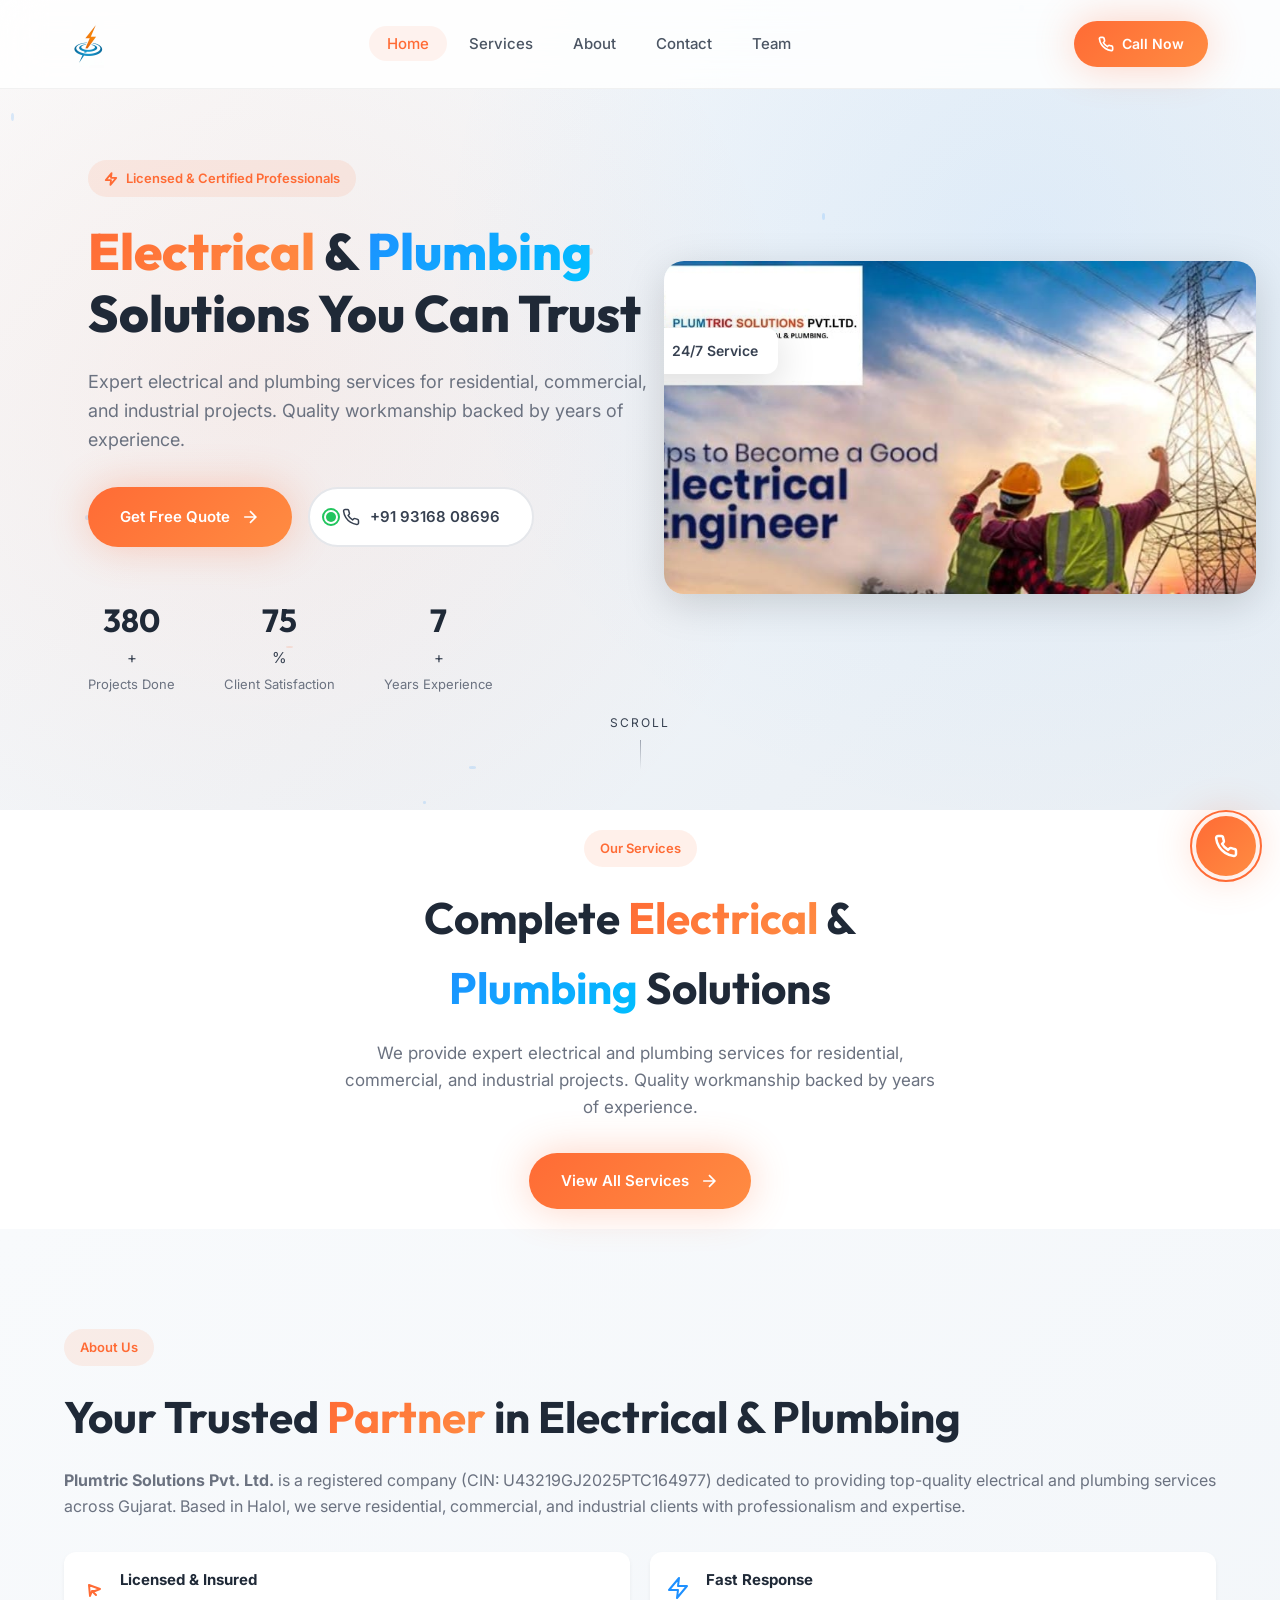
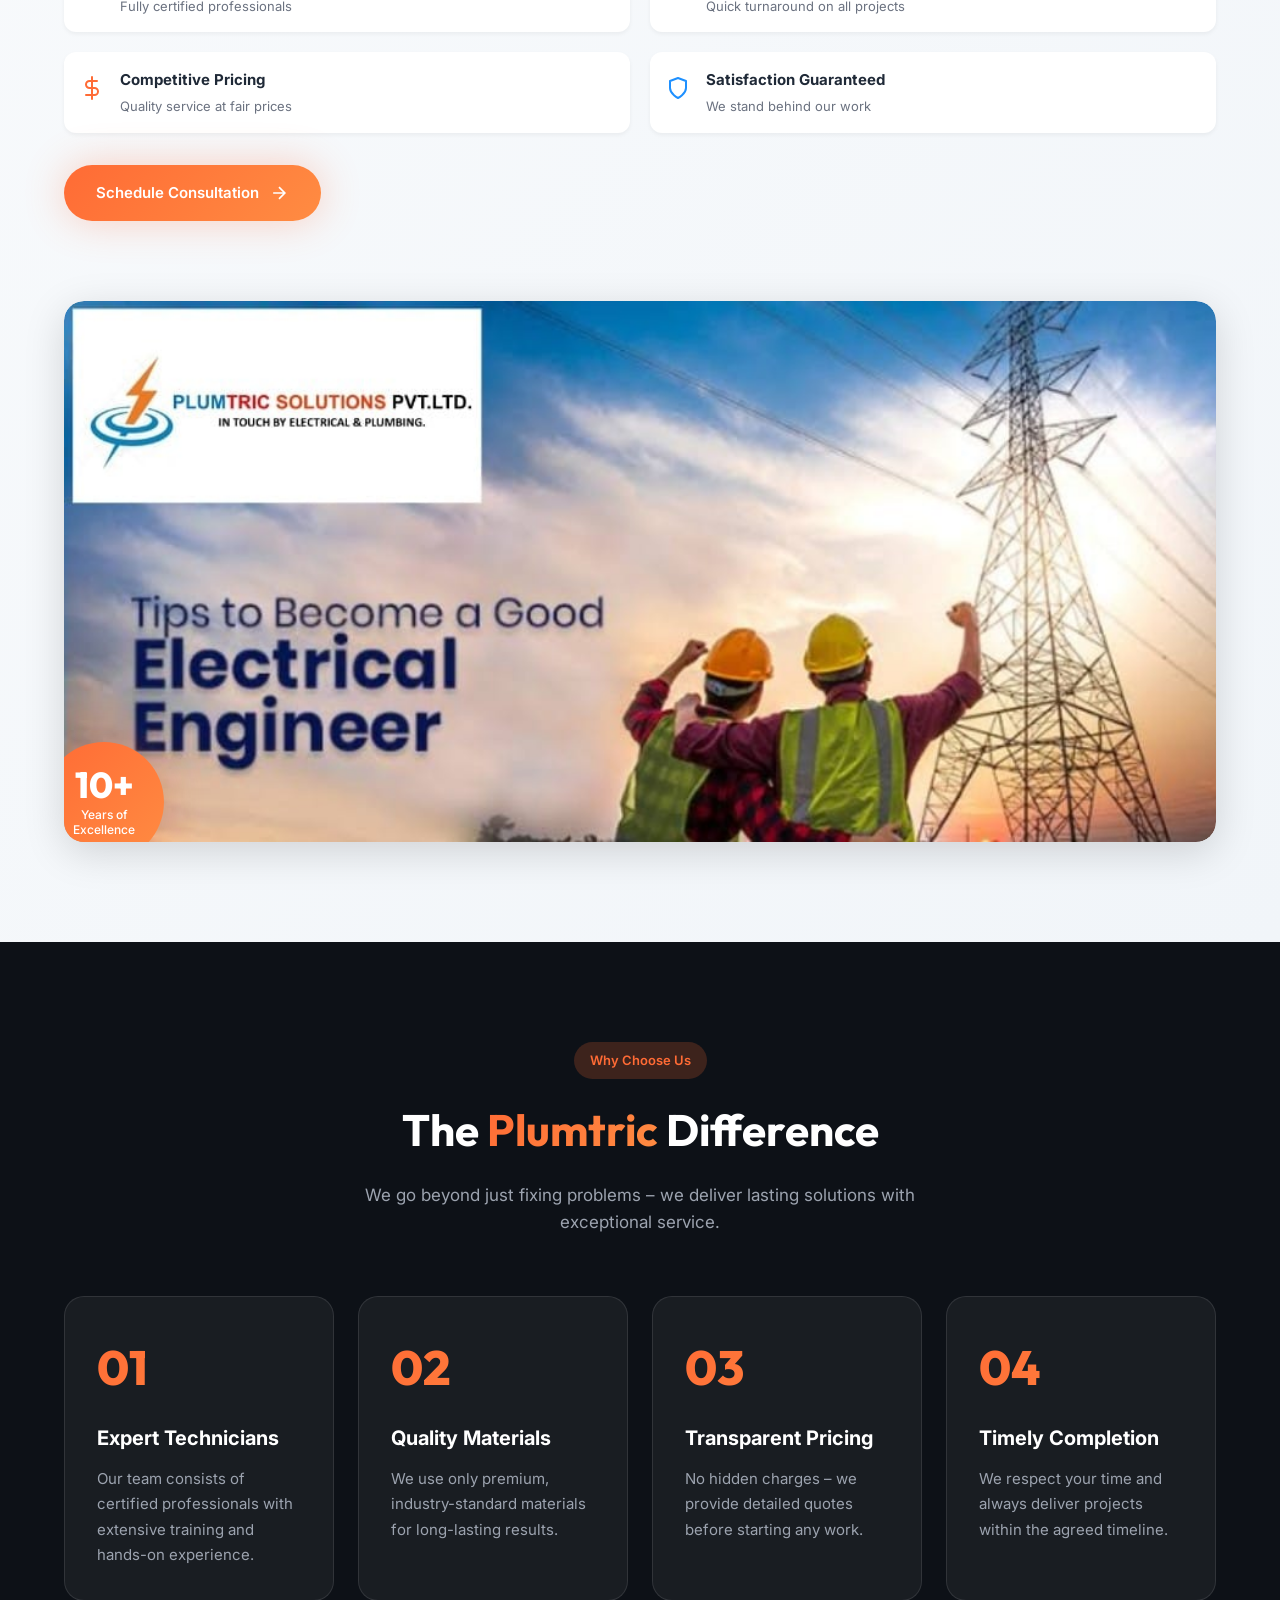
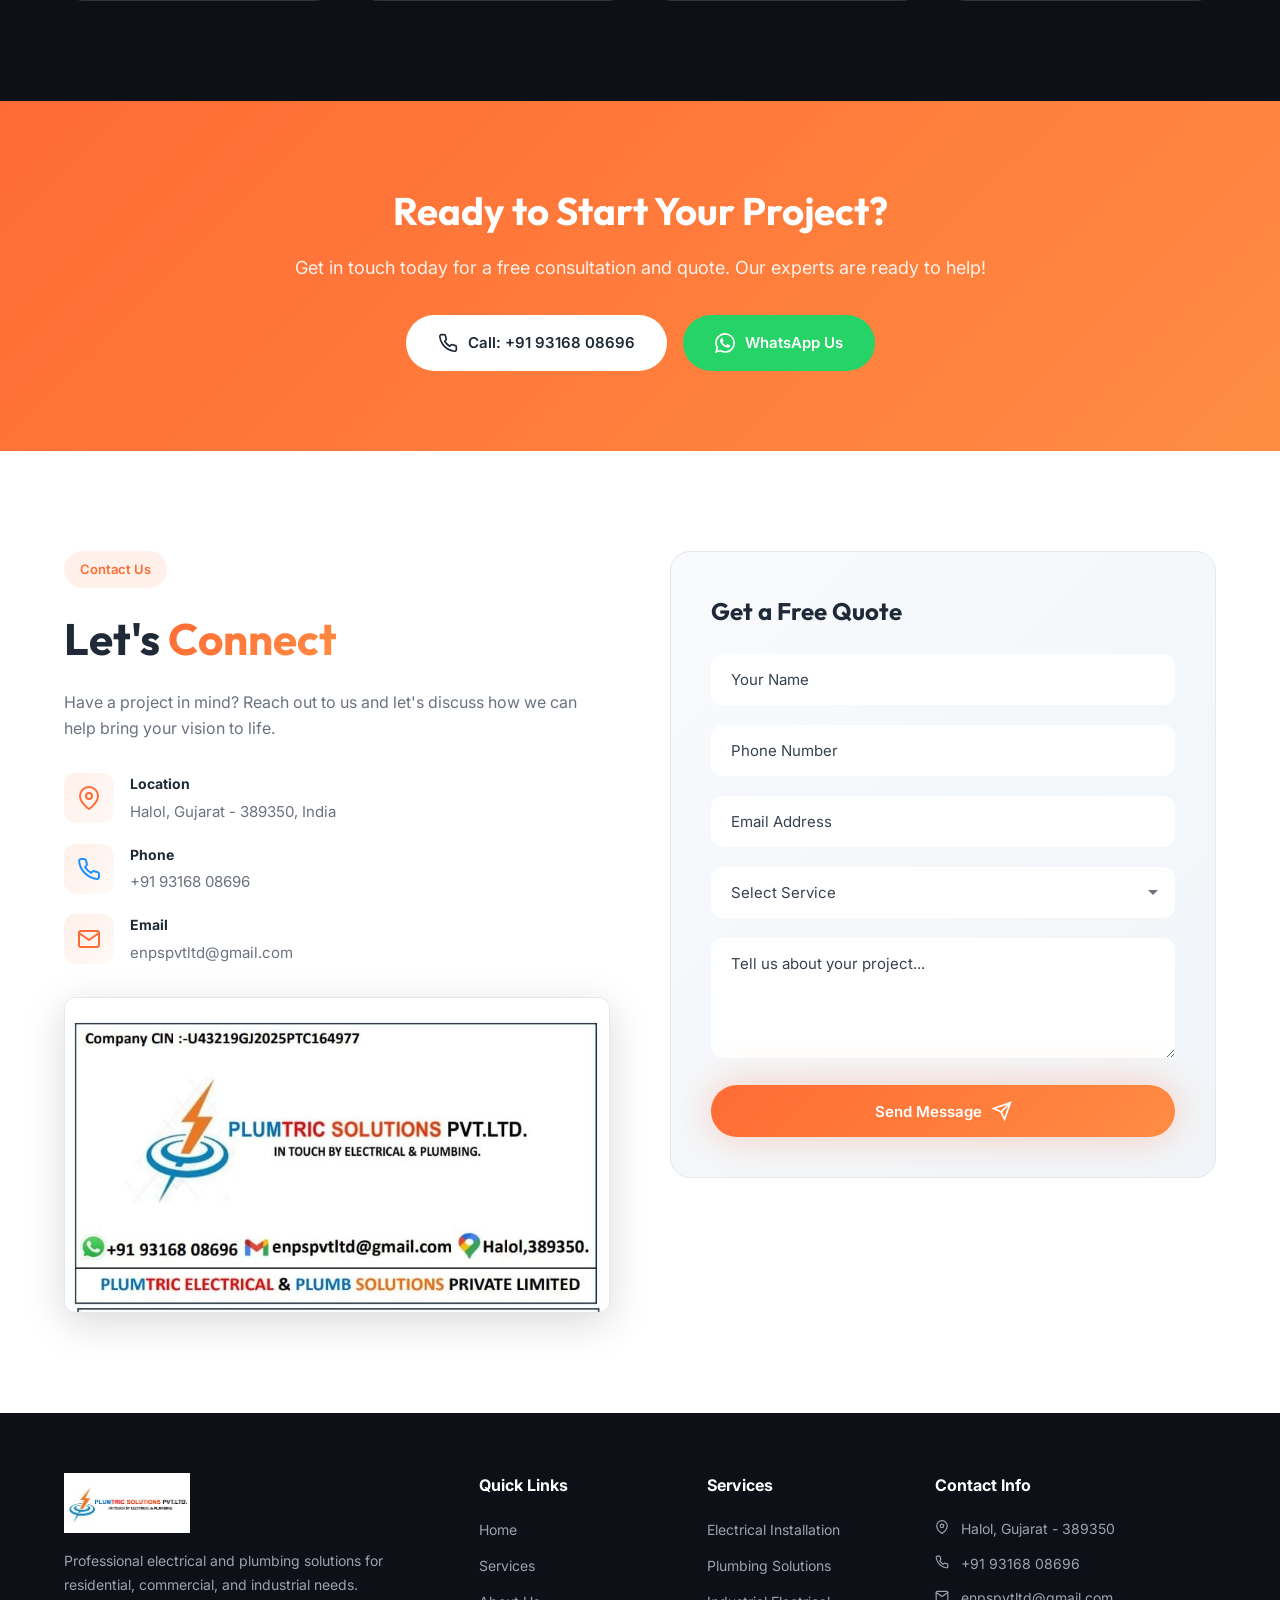
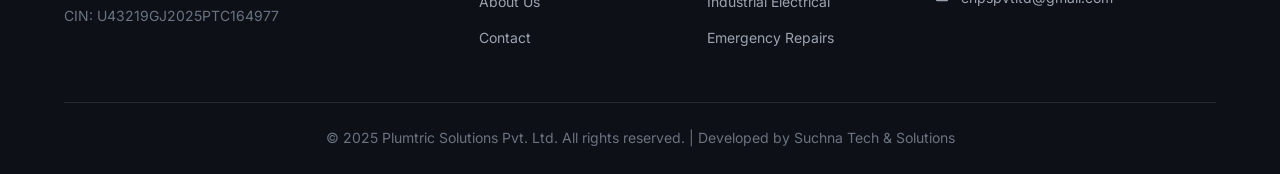
<file: index.html>
<!doctype html>
<html lang="en">
  <head>
    <meta charset="UTF-8" />
    <meta name="viewport" content="width=device-width, initial-scale=1.0" />
    <meta
      name="description"
      content="Plumtric Solutions Pvt. Ltd. - Professional Electrical & Plumbing Services in Halol, Gujarat. Licensed contractors for residential and commercial projects."
    />
    <meta
      name="keywords"
      content="plumbing services, electrical services, Halol, Gujarat, plumber, electrician, Plumtric Solutions"
    />
    <title>Plumtric Solutions Pvt. Ltd. | Electrical & Plumbing Experts</title>
    <link rel="preconnect" href="https://fonts.googleapis.com" />
    <link rel="preconnect" href="https://fonts.gstatic.com" crossorigin />
    <link
      href="https://fonts.googleapis.com/css2?family=Inter:wght@300;400;500;600;700;800&family=Outfit:wght@400;500;600;700;800&display=swap"
      rel="stylesheet"
    />
    <link rel="stylesheet" href="styles.css" />
  </head>

  <body>
    <!-- Site Loader -->
    <div id="loader" class="loader-wrapper">
      <div class="loader-content">
        <div class="loader-circle"></div>
        <div class="loader-bolt">
          <svg width="40" height="40" viewBox="0 0 24 24" fill="currentColor">
            <path d="M13 2L3 14h9l-1 8 10-12h-9l1-8z" />
          </svg>
        </div>
        <div class="loader-text">PLUMTRIC</div>
      </div>
    </div>

    <!-- Navigation -->
    <nav class="navbar" id="navbar">
      <div class="nav-container">
        <a href="#" class="nav-logo">
          <img src="img4.jpeg" alt="Plumtric Solutions Logo" class="logo-img" />
        </a>
        <ul class="nav-menu" id="nav-menu">
          <li><a href="#home" class="nav-link active">Home</a></li>
          <li><a href="service.html" class="nav-link">Services</a></li>
          <li><a href="#about" class="nav-link">About</a></li>
          <li><a href="index.html#contact" class="nav-link">Contact</a></li>
          <li><a href="profiles.html" class="nav-link">Team</a></li>
        </ul>
        <a href="tel:+919316808696" class="nav-cta">
          <svg
            width="16"
            height="16"
            viewBox="0 0 24 24"
            fill="none"
            stroke="currentColor"
            stroke-width="2.5"
            stroke-linecap="round"
            stroke-linejoin="round"
          >
            <path
              d="M22 16.92v3a2 2 0 0 1-2.18 2 19.79 19.79 0 0 1-8.63-3.07 19.5 19.5 0 0 1-6-6 19.79 19.79 0 0 1-3.07-8.67A2 2 0 0 1 4.11 2h3a2 2 0 0 1 2 1.72 12.84 12.84 0 0 0 .7 2.81 2 2 0 0 1-.45 2.11L8.09 9.91a16 16 0 0 0 6 6l1.27-1.27a2 2 0 0 1 2.11-.45 12.84 12.84 0 0 0 2.81.7A2 2 0 0 1 22 16.92z"
            ></path>
          </svg>
          Call Now
        </a>
        <button
          class="nav-toggle"
          id="nav-toggle"
          aria-label="Toggle navigation"
        >
          <span></span>
          <span></span>
          <span></span>
        </button>
      </div>
    </nav>

    <!-- Hero Section -->
    <section class="hero" id="home">
      <div class="hero-bg-overlay"></div>
      <div class="hero-particles" id="particles"></div>
      <div class="hero-content">
        <div class="hero-badge">
          <svg
            width="14"
            height="14"
            viewBox="0 0 24 24"
            fill="none"
            stroke="currentColor"
            stroke-width="3"
            stroke-linecap="round"
            stroke-linejoin="round"
          >
            <path d="M13 2L3 14h9l-1 8 10-12h-9l1-8z"></path>
          </svg>
          Licensed & Certified Professionals
        </div>
        <h1 class="hero-title"><span class="title-gradient">Electrical</span> & <span class="title-gradient-blue">Plumbing</span> Solutions You Can Trust</h1>
        <p class="hero-subtitle">
          Expert electrical and plumbing services for residential, commercial,
          and industrial projects. Quality workmanship backed by years of
          experience.
        </p>
        <div class="hero-cta-group">
          <a href="#contact" class="btn btn-primary">
            <span>Get Free Quote</span>
            <svg
              class="btn-arrow"
              width="20"
              height="20"
              viewBox="0 0 24 24"
              fill="none"
              stroke="currentColor"
              stroke-width="2"
            >
              <path d="M5 12h14M12 5l7 7-7 7" />
            </svg>
          </a>
          <a href="tel:+919316808696" class="btn btn-secondary">
            <span class="pulse-ring"></span>
            <svg
              width="18"
              height="18"
              viewBox="0 0 24 24"
              fill="none"
              stroke="currentColor"
              stroke-width="2"
              stroke-linecap="round"
              stroke-linejoin="round"
            >
              <path
                d="M22 16.92v3a2 2 0 0 1-2.18 2 19.79 19.79 0 0 1-8.63-3.07 19.5 19.5 0 0 1-6-6 19.79 19.79 0 0 1-3.07-8.67A2 2 0 0 1 4.11 2h3a2 2 0 0 1 2 1.72 12.84 12.84 0 0 0 .7 2.81 2 2 0 0 1-.45 2.11L8.09 9.91a16 16 0 0 0 6 6l1.27-1.27a2 2 0 0 1 2.11-.45 12.84 12.84 0 0 0 2.81.7A2 2 0 0 1 22 16.92z"
              ></path>
            </svg>
            <span>+91 93168 08696</span>
          </a>
        </div>
        <div class="hero-stats">
          <div class="stat-item">
            <span class="stat-number" data-target="500">0</span>+
            <span class="stat-label">Projects Done</span>
          </div>
          <div class="stat-divider"></div>
          <div class="stat-item">
            <span class="stat-number" data-target="100">0</span>%
            <span class="stat-label">Client Satisfaction</span>
          </div>
          <div class="stat-divider"></div>
          <div class="stat-item">
            <span class="stat-number" data-target="10">0</span>+
            <span class="stat-label">Years Experience</span>
          </div>
        </div>
      </div>
      <div class="hero-visual">
        <div class="hero-image-wrapper">
          <div class="slider-container">
            <img src="slider_images/main.jpeg" alt="Plumtric Solutions" class="slider-img active" />
            <img src="slider_images/1.jpeg" alt="Plumtric Solutions" class="slider-img" />
            <img src="slider_images/2.jpeg" alt="Plumtric Solutions" class="slider-img" />
            <img src="slider_images/3.jpeg" alt="Plumtric Solutions" class="slider-img" />
            <img src="slider_images/4.jpeg" alt="Plumtric Solutions" class="slider-img" />
            <img src="slider_images/5.jpeg" alt="Plumtric Solutions" class="slider-img" />
            <img src="slider_images/6.jpeg" alt="Plumtric Solutions" class="slider-img" />
          </div>
          <div class="floating-card card-1">
            <svg
              width="18"
              height="18"
              viewBox="0 0 24 24"
              fill="none"
              stroke="currentColor"
              stroke-width="2"
              stroke-linecap="round"
              stroke-linejoin="round"
            >
              <path
                d="M14.7 6.3a1 1 0 0 0 0 1.4l1.6 1.6a1 1 0 0 0 1.4 0l3.77-3.77a6 6 0 0 1-7.94 7.94l-6.91 6.91a2.12 2.12 0 0 1-3-3l6.91-6.91a6 6 0 0 1 7.94-7.94l-3.76 3.76z"
              ></path>
            </svg>
            <span>24/7 Service</span>
          </div>
          <!-- <div class="floating-card card-2">
            <svg
              width="18"
              height="18"
              viewBox="0 0 24 24"
              fill="none"
              stroke="currentColor"
              stroke-width="3"
              stroke-linecap="round"
              stroke-linejoin="round"
            >
              <polyline points="20 6 9 17 4 12"></polyline>
            </svg>
            <span>Licensed Experts</span>
          </div> -->
        </div>
      </div>
      <div class="scroll-indicator">
        <span>Scroll</span>
        <div class="scroll-line"></div>
      </div>
    </section>

    <!-- Services Preview Section -->
    <section class="services" id="services">
      <div class="container">
        <div class="section-header">
          <span class="section-tag">Our Services</span>
          <h2 class="section-title">
            Complete <span class="highlight">Electrical</span> &
            <span class="highlight-blue">Plumbing</span> Solutions
          </h2>
          <p class="section-desc">
            We provide expert electrical and plumbing services for residential,
            commercial, and industrial projects. Quality workmanship backed by
            years of experience.
          </p>
          <div class="services-preview-cta">
            <a href="service.html" class="btn btn-primary">
              <span>View All Services</span>
              <svg
                class="btn-arrow"
                width="20"
                height="20"
                viewBox="0 0 24 24"
                fill="none"
                stroke="currentColor"
                stroke-width="2"
              >
                <path d="M5 12h14M12 5l7 7-7 7" />
              </svg>
            </a>
          </div>
        </div>
      </div>
    </section>

    <!-- About Section -->
    <section class="about" id="about">
      <div class="container">
        <div class="about-grid">
          <div class="about-content">
            <span class="section-tag">About Us</span>
            <h2 class="section-title">
              Your Trusted <span class="highlight">Partner</span> in Electrical
              & Plumbing
            </h2>
            <p class="about-text">
              <strong>Plumtric Solutions Pvt. Ltd.</strong> is a registered
              company (CIN: U43219GJ2025PTC164977) dedicated to providing
              top-quality electrical and plumbing services across Gujarat. Based
              in Halol, we serve residential, commercial, and industrial clients
              with professionalism and expertise.
            </p>
            <div class="about-features">
              <div class="feature">
                <div class="feature-icon">
                  <svg
                    width="24"
                    height="24"
                    viewBox="0 0 24 24"
                    fill="none"
                    stroke="currentColor"
                    stroke-width="2"
                    stroke-linecap="round"
                    stroke-linejoin="round"
                    style="color: var(--primary-orange)"
                  >
                    <path d="M12 15l-2 5L9 9l11 4-5 2zm0 0l4 4"></path>
                  </svg>
                </div>
                <div class="feature-text">
                  <h4>Licensed & Insured</h4>
                  <p>Fully certified professionals</p>
                </div>
              </div>
              <div class="feature">
                <div class="feature-icon">
                  <svg
                    width="24"
                    height="24"
                    viewBox="0 0 24 24"
                    fill="none"
                    stroke="currentColor"
                    stroke-width="2"
                    stroke-linecap="round"
                    stroke-linejoin="round"
                    style="color: var(--primary-blue)"
                  >
                    <path d="M13 2L3 14h9l-1 8 10-12h-9l1-8z"></path>
                  </svg>
                </div>
                <div class="feature-text">
                  <h4>Fast Response</h4>
                  <p>Quick turnaround on all projects</p>
                </div>
              </div>
              <div class="feature">
                <div class="feature-icon">
                  <svg
                    width="24"
                    height="24"
                    viewBox="0 0 24 24"
                    fill="none"
                    stroke="currentColor"
                    stroke-width="2"
                    stroke-linecap="round"
                    stroke-linejoin="round"
                    style="color: var(--primary-orange)"
                  >
                    <line x1="12" y1="1" x2="12" y2="23"></line>
                    <path
                      d="M17 5H9.5a3.5 3.5 0 0 0 0 7h5a3.5 3.5 0 0 1 0 7H6"
                    ></path>
                  </svg>
                </div>
                <div class="feature-text">
                  <h4>Competitive Pricing</h4>
                  <p>Quality service at fair prices</p>
                </div>
              </div>
              <div class="feature">
                <div class="feature-icon">
                  <svg
                    width="24"
                    height="24"
                    viewBox="0 0 24 24"
                    fill="none"
                    stroke="currentColor"
                    stroke-width="2"
                    stroke-linecap="round"
                    stroke-linejoin="round"
                    style="color: var(--primary-blue)"
                  >
                    <path
                      d="M12 22s8-4 8-10V5l-8-3-8 3v7c0 6 8 10 8 10z"
                    ></path>
                  </svg>
                </div>
                <div class="feature-text">
                  <h4>Satisfaction Guaranteed</h4>
                  <p>We stand behind our work</p>
                </div>
              </div>
            </div>
            <a href="#contact" class="btn btn-primary">
              <span>Schedule Consultation</span>
              <svg
                class="btn-arrow"
                width="20"
                height="20"
                viewBox="0 0 24 24"
                fill="none"
                stroke="currentColor"
                stroke-width="2"
              >
                <path d="M5 12h14M12 5l7 7-7 7" />
              </svg>
            </a>
          </div>
          <div class="about-visual">
            <div class="about-image-wrapper">
              <img
                src="img2.jpeg"
                alt="Professional Team"
                class="about-image"
              />
              <div class="experience-badge">
                <span class="exp-number">10+</span>
                <span class="exp-text">Years of<br />Excellence</span>
              </div>
            </div>
          </div>
        </div>
      </div>
    </section>

    <!-- Why Choose Us Section -->
    <section class="why-us" id="why-us">
      <div class="container">
        <div class="section-header">
          <span class="section-tag">Why Choose Us</span>
          <h2 class="section-title">
            The <span class="highlight">Plumtric</span> Difference
          </h2>
          <p class="section-desc">
            We go beyond just fixing problems – we deliver lasting solutions
            with exceptional service.
          </p>
        </div>
        <div class="why-us-grid">
          <div class="why-card">
            <div class="why-number">01</div>
            <h3>Expert Technicians</h3>
            <p>
              Our team consists of certified professionals with extensive
              training and hands-on experience.
            </p>
          </div>
          <div class="why-card">
            <div class="why-number">02</div>
            <h3>Quality Materials</h3>
            <p>
              We use only premium, industry-standard materials for long-lasting
              results.
            </p>
          </div>
          <div class="why-card">
            <div class="why-number">03</div>
            <h3>Transparent Pricing</h3>
            <p>
              No hidden charges – we provide detailed quotes before starting any
              work.
            </p>
          </div>
          <div class="why-card">
            <div class="why-number">04</div>
            <h3>Timely Completion</h3>
            <p>
              We respect your time and always deliver projects within the agreed
              timeline.
            </p>
          </div>
        </div>
      </div>
    </section>

    <!-- CTA Section -->
    <section class="cta-section">
      <div class="container">
        <div class="cta-content">
          <h2>Ready to Start Your Project?</h2>
          <p>
            Get in touch today for a free consultation and quote. Our experts
            are ready to help!
          </p>
          <div class="cta-buttons">
            <a href="tel:+919316808696" class="btn btn-white">
              <svg
                width="20"
                height="20"
                viewBox="0 0 24 24"
                fill="none"
                stroke="currentColor"
                stroke-width="2"
                stroke-linecap="round"
                stroke-linejoin="round"
              >
                <path
                  d="M22 16.92v3a2 2 0 0 1-2.18 2 19.79 19.79 0 0 1-8.63-3.07 19.5 19.5 0 0 1-6-6 19.79 19.79 0 0 1-3.07-8.67A2 2 0 0 1 4.11 2h3a2 2 0 0 1 2 1.72 12.84 12.84 0 0 0 .7 2.81 2 2 0 0 1-.45 2.11L8.09 9.91a16 16 0 0 0 6 6l1.27-1.27a2 2 0 0 1 2.11-.45 12.84 12.84 0 0 0 2.81.7A2 2 0 0 1 22 16.92z"
                ></path>
              </svg>
              <span>Call: +91 93168 08696</span>
            </a>
            <a
              href="https://wa.me/919316808696"
              target="_blank"
              class="btn btn-whatsapp"
            >
              <svg
                width="20"
                height="20"
                viewBox="0 0 24 24"
                fill="currentColor"
              >
                <path
                  d="M17.472 14.382c-.297-.149-1.758-.867-2.03-.967-.273-.099-.471-.148-.67.15-.197.297-.767.966-.94 1.164-.173.199-.347.223-.644.075-.297-.15-1.255-.463-2.39-1.475-.883-.788-1.48-1.761-1.653-2.059-.173-.297-.018-.458.13-.606.134-.133.298-.347.446-.52.149-.174.198-.298.298-.497.099-.198.05-.371-.025-.52-.075-.149-.669-1.612-.916-2.207-.242-.579-.487-.5-.669-.51-.173-.008-.371-.01-.57-.01-.198 0-.52.074-.792.372-.272.297-1.04 1.016-1.04 2.479 0 1.462 1.065 2.875 1.213 3.074.149.198 2.096 3.2 5.077 4.487.709.306 1.262.489 1.694.625.712.227 1.36.195 1.871.118.571-.085 1.758-.719 2.006-1.413.248-.694.248-1.289.173-1.413-.074-.124-.272-.198-.57-.347m-5.421 7.403h-.004a9.87 9.87 0 01-5.031-1.378l-.361-.214-3.741.982.998-3.648-.235-.374a9.86 9.86 0 01-1.51-5.26c.001-5.45 4.436-9.884 9.888-9.884 2.64 0 5.122 1.03 6.988 2.898a9.825 9.825 0 012.893 6.994c-.003 5.45-4.437 9.884-9.885 9.884m8.413-18.297A11.815 11.815 0 0012.05 0C5.495 0 .16 5.335.157 11.892c0 2.096.547 4.142 1.588 5.945L.057 24l6.305-1.654a11.882 11.882 0 005.683 1.448h.005c6.554 0 11.89-5.335 11.893-11.893a11.821 11.821 0 00-3.48-8.413Z"
                />
              </svg>
              <span>WhatsApp Us</span>
            </a>
          </div>
        </div>
      </div>
    </section>

    <!-- Contact Section -->
    <section class="contact" id="contact">
      <div class="container">
        <div class="contact-grid">
          <div class="contact-info">
            <span class="section-tag">Contact Us</span>
            <h2 class="section-title">
              Let's <span class="highlight">Connect</span>
            </h2>
            <p class="contact-text">
              Have a project in mind? Reach out to us and let's discuss how we
              can help bring your vision to life.
            </p>

            <div class="contact-details">
              <div class="contact-item">
                <div class="contact-icon">
                  <svg
                    width="24"
                    height="24"
                    viewBox="0 0 24 24"
                    fill="none"
                    stroke="currentColor"
                    stroke-width="2"
                    stroke-linecap="round"
                    stroke-linejoin="round"
                    style="color: var(--primary-orange)"
                  >
                    <path
                      d="M21 10c0 7-9 13-9 13s-9-6-9-13a9 9 0 0 1 18 0z"
                    ></path>
                    <circle cx="12" cy="10" r="3"></circle>
                  </svg>
                </div>
                <div>
                  <h4>Location</h4>
                  <p>Halol, Gujarat - 389350, India</p>
                </div>
              </div>
              <div class="contact-item">
                <div class="contact-icon">
                  <svg
                    width="24"
                    height="24"
                    viewBox="0 0 24 24"
                    fill="none"
                    stroke="currentColor"
                    stroke-width="2"
                    stroke-linecap="round"
                    stroke-linejoin="round"
                    style="color: var(--primary-blue)"
                  >
                    <path
                      d="M22 16.92v3a2 2 0 0 1-2.18 2 19.79 19.79 0 0 1-8.63-3.07 19.5 19.5 0 0 1-6-6 19.79 19.79 0 0 1-3.07-8.67A2 2 0 0 1 4.11 2h3a2 2 0 0 1 2 1.72 12.84 12.84 0 0 0 .7 2.81 2 2 0 0 1-.45 2.11L8.09 9.91a16 16 0 0 0 6 6l1.27-1.27a2 2 0 0 1 2.11-.45 12.84 12.84 0 0 0 2.81.7A2 2 0 0 1 22 16.92z"
                    ></path>
                  </svg>
                </div>
                <div>
                  <h4>Phone</h4>
                  <p><a href="tel:+919316808696">+91 93168 08696</a></p>
                </div>
              </div>
              <div class="contact-item">
                <div class="contact-icon">
                  <svg
                    width="24"
                    height="24"
                    viewBox="0 0 24 24"
                    fill="none"
                    stroke="currentColor"
                    stroke-width="2"
                    stroke-linecap="round"
                    stroke-linejoin="round"
                    style="color: var(--primary-orange)"
                  >
                    <path
                      d="M4 4h16c1.1 0 2 .9 2 2v12c0 1.1-.9 2-2 2H4c-1.1 0-2-.9-2-2V6c0-1.1.9-2 2-2z"
                    ></path>
                    <polyline points="22,6 12,13 2,6"></polyline>
                  </svg>
                </div>
                <div>
                  <h4>Email</h4>
                  <p>
                    <a href="mailto:enpspvtltd@gmail.com"
                      >enpspvtltd@gmail.com</a
                    >
                  </p>
                </div>
              </div>
            </div>

            <div class="company-badge">
              <img
                src="img3.jpeg"
                alt="Plumtric Solutions Company Card"
                class="company-card-img"
              />
            </div>
          </div>

          <div class="contact-form-wrapper">
            <form class="contact-form" id="contact-form">
              <h3>Get a Free Quote</h3>
              <div class="form-group">
                <input
                  type="text"
                  id="name"
                  name="name"
                  placeholder="Your Name"
                  required
                />
              </div>
              <div class="form-group">
                <input
                  type="tel"
                  id="phone"
                  name="phone"
                  placeholder="Phone Number"
                  required
                />
              </div>
              <div class="form-group">
                <input
                  type="email"
                  id="email"
                  name="email"
                  placeholder="Email Address"
                  required
                />
              </div>
              <div class="form-group">
                <select id="service" name="service" required>
                  <option value="">Select Service</option>
                  <option value="electrical">Electrical Installation</option>
                  <option value="plumbing">Plumbing Installation</option>
                  <option value="repair">Repair & Maintenance</option>
                  <option value="emergency">Emergency Service</option>
                  <option value="other">Other</option>
                </select>
              </div>
              <div class="form-group">
                <textarea
                  id="message"
                  name="message"
                  placeholder="Tell us about your project..."
                  rows="4"
                ></textarea>
              </div>
              <button type="submit" class="btn btn-primary btn-full">
                <span>Send Message</span>
                <svg
                  class="btn-arrow"
                  width="20"
                  height="20"
                  viewBox="0 0 24 24"
                  fill="none"
                  stroke="currentColor"
                  stroke-width="2"
                >
                  <path d="M22 2L11 13M22 2l-7 20-4-9-9-4 20-7z" />
                </svg>
              </button>
            </form>
          </div>
        </div>
      </div>
    </section>

    <!-- Footer -->
    <footer class="footer">
      <div class="container">
        <div class="footer-content">
          <div class="footer-brand">
            <img src="img1.jpeg" alt="Plumtric Solutions" class="footer-logo" />
            <p>
              Professional electrical and plumbing solutions for residential,
              commercial, and industrial needs.
            </p>
            <p class="footer-cin">CIN: U43219GJ2025PTC164977</p>
          </div>
          <div class="footer-links">
            <h4>Quick Links</h4>
            <ul>
              <li><a href="#home">Home</a></li>
              <li><a href="service.html">Services</a></li>
              <li><a href="#about">About Us</a></li>
              <li><a href="#contact">Contact</a></li>
            </ul>
          </div>
          <div class="footer-services">
            <h4>Services</h4>
            <ul>
              <li><a href="service.html">Electrical Installation</a></li>
              <li><a href="service.html">Plumbing Solutions</a></li>
              <li><a href="service.html">Industrial Electrical</a></li>
              <li><a href="service.html">Emergency Repairs</a></li>
            </ul>
          </div>
          <div class="footer-contact">
            <h4>Contact Info</h4>
            <p>
              <svg
                width="14"
                height="14"
                viewBox="0 0 24 24"
                fill="none"
                stroke="currentColor"
                stroke-width="2"
                stroke-linecap="round"
                stroke-linejoin="round"
                style="margin-right: 8px"
              >
                <path d="M21 10c0 7-9 13-9 13s-9-6-9-13a9 9 0 0 1 18 0z"></path>
                <circle cx="12" cy="10" r="3"></circle>
              </svg>
              Halol, Gujarat - 389350
            </p>
            <p>
              <svg
                width="14"
                height="14"
                viewBox="0 0 24 24"
                fill="none"
                stroke="currentColor"
                stroke-width="2"
                stroke-linecap="round"
                stroke-linejoin="round"
                style="margin-right: 8px"
              >
                <path
                  d="M22 16.92v3a2 2 0 0 1-2.18 2 19.79 19.79 0 0 1-8.63-3.07 19.5 19.5 0 0 1-6-6 19.79 19.79 0 0 1-3.07-8.67A2 2 0 0 1 4.11 2h3a2 2 0 0 1 2 1.72 12.84 12.84 0 0 0 .7 2.81 2 2 0 0 1-.45 2.11L8.09 9.91a16 16 0 0 0 6 6l1.27-1.27a2 2 0 0 1 2.11-.45 12.84 12.84 0 0 0 2.81.7A2 2 0 0 1 22 16.92z"
                ></path>
              </svg>
              <a href="tel:+919316808696">+91 93168 08696</a>
            </p>
            <p>
              <svg
                width="14"
                height="14"
                viewBox="0 0 24 24"
                fill="none"
                stroke="currentColor"
                stroke-width="2"
                stroke-linecap="round"
                stroke-linejoin="round"
                style="margin-right: 8px"
              >
                <path
                  d="M4 4h16c1.1 0 2 .9 2 2v12c0 1.1-.9 2-2 2H4c-1.1 0-2-.9-2-2V6c0-1.1.9-2 2-2z"
                ></path>
                <polyline points="22,6 12,13 2,6"></polyline>
              </svg>
              <a href="mailto:enpspvtltd@gmail.com">enpspvtltd@gmail.com</a>
            </p>
          </div>
        </div>
        <div class="footer-bottom">
          <p>© 2025 Plumtric Solutions Pvt. Ltd. All rights reserved. | <a href="https://suchna-site.vercel.app/" target="_blank">Developed by Suchna Tech & Solutions</a></p>
        </div>
      </div>
    </footer>

    <!-- Mobile Call Button -->
    <a href="tel:+919316808696" class="mobile-call-btn" aria-label="Call Us">
      <span class="call-pulse"></span>
      <svg
        width="24"
        height="24"
        viewBox="0 0 24 24"
        fill="none"
        stroke="currentColor"
        stroke-width="2.5"
        stroke-linecap="round"
        stroke-linejoin="round"
      >
        <path
          d="M22 16.92v3a2 2 0 0 1-2.18 2 19.79 19.79 0 0 1-8.63-3.07 19.5 19.5 0 0 1-6-6 19.79 19.79 0 0 1-3.07-8.67A2 2 0 0 1 4.11 2h3a2 2 0 0 1 2 1.72 12.84 12.84 0 0 0 .7 2.81 2 2 0 0 1-.45 2.11L8.09 9.91a16 16 0 0 0 6 6l1.27-1.27a2 2 0 0 1 2.11-.45 12.84 12.84 0 0 0 2.81.7A2 2 0 0 1 22 16.92z"
        ></path>
      </svg>
    </a>

    <script src="script.js?v=2"></script>
  </body>
</html>
</file>
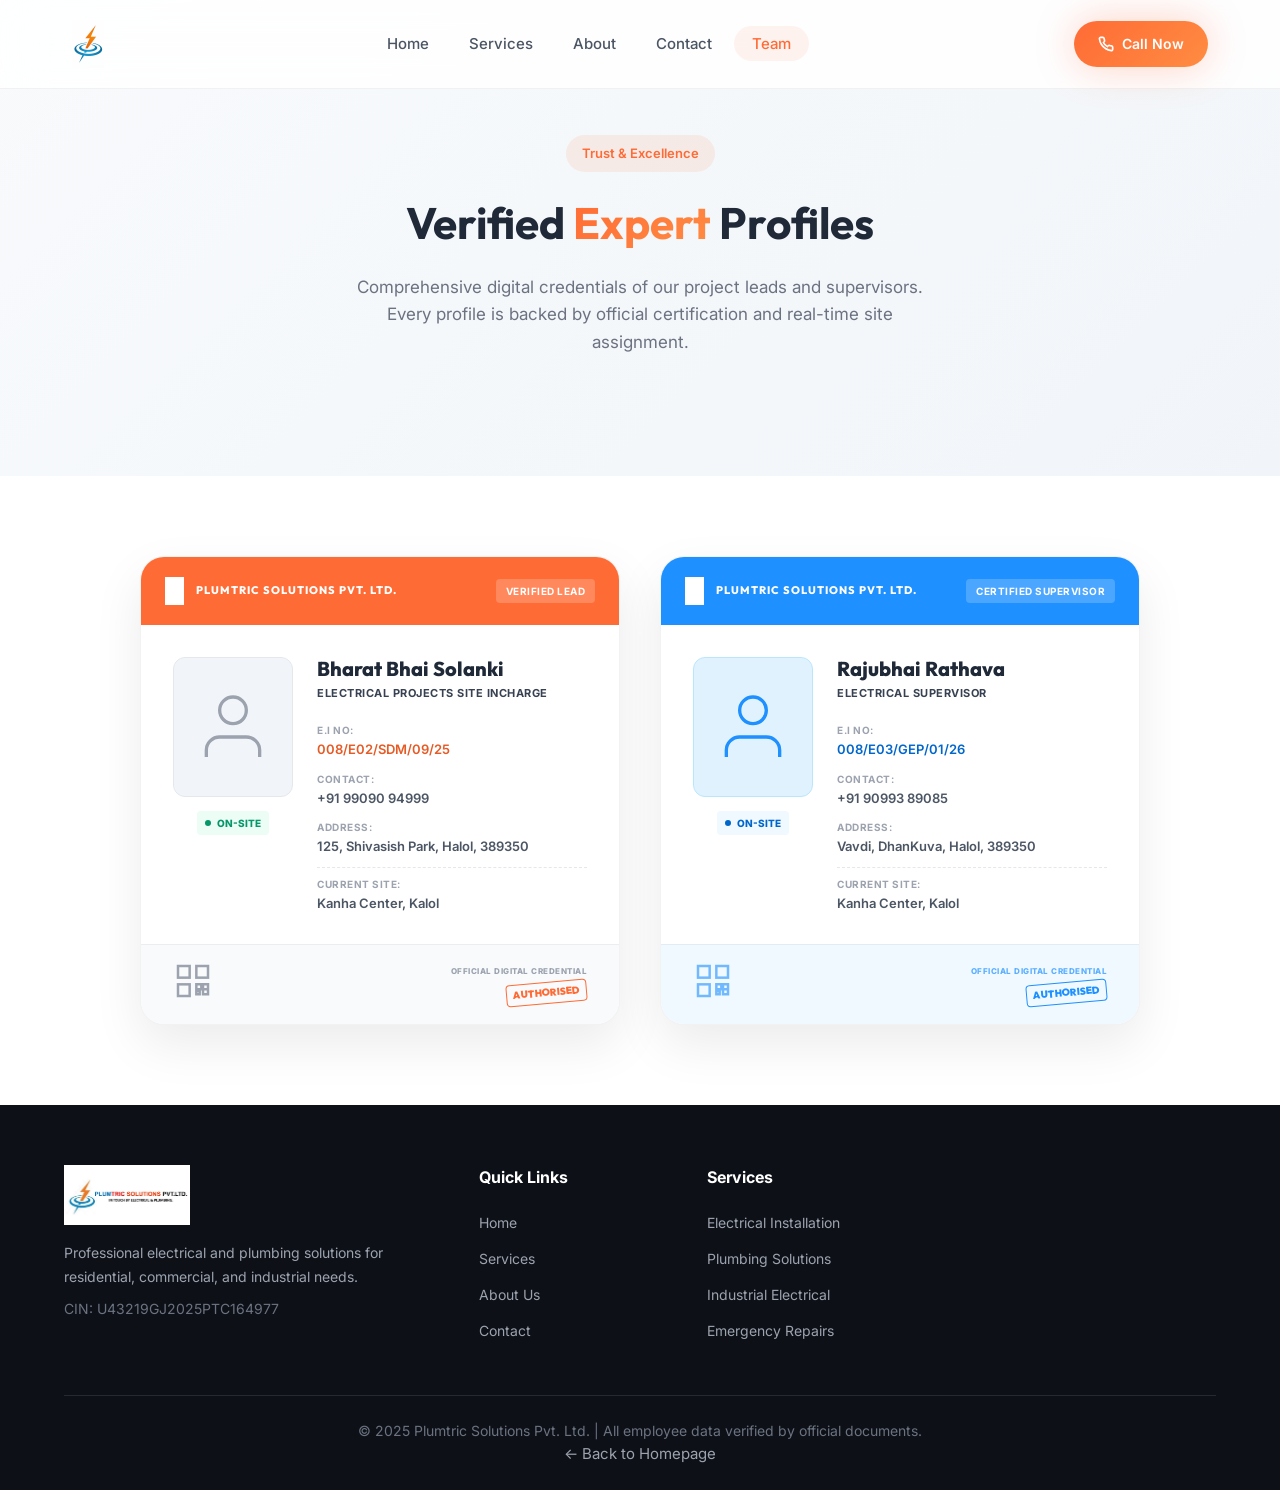
<file: profiles.html>
<!DOCTYPE html>
<html lang="en">

<head>
    <meta charset="UTF-8">
    <meta name="viewport" content="width=device-width, initial-scale=1.0">
    <title>Team Digital Profiles | Plumtric Solutions Pvt. Ltd.</title>
    <link rel="preconnect" href="https://fonts.googleapis.com">
    <link rel="preconnect" href="https://fonts.gstatic.com" crossorigin>
    <link
        href="https://fonts.googleapis.com/css2?family=Inter:wght@300;400;500;600;700;800&family=Outfit:wght@400;500;600;700;800&display=swap"
        rel="stylesheet">
    <link rel="stylesheet" href="styles.css">
</head>

<body>
    <!-- Site Loader -->
    <div id="loader" class="loader-wrapper">
        <div class="loader-content">
            <div class="loader-circle"></div>
            <div class="loader-bolt">
                <svg width="40" height="40" viewBox="0 0 24 24" fill="currentColor">
                    <path d="M13 2L3 14h9l-1 8 10-12h-9l1-8z" />
                </svg>
            </div>
            <div class="loader-text">PLUMTRIC</div>
        </div>
    </div>

    <!-- Navigation -->
    <nav class="navbar" id="navbar">
        <div class="nav-container">
            <a href="index.html" class="nav-logo">
                <img src="img4.jpeg" alt="Plumtric Solutions Logo" class="logo-img">
            </a>
            <ul class="nav-menu" id="nav-menu">
                <li><a href="index.html#home" class="nav-link">Home</a></li>
                <li><a href="service.html" class="nav-link">Services</a></li>
                <li><a href="index.html#about" class="nav-link">About</a></li>
                <li><a href="index.html#contact" class="nav-link">Contact</a></li>
                <li><a href="profiles.html" class="nav-link active">Team</a></li>
            </ul>
            <a href="tel:+919316808696" class="nav-cta">
                <svg width="16" height="16" viewBox="0 0 24 24" fill="none" stroke="currentColor" stroke-width="2.5"
                    stroke-linecap="round" stroke-linejoin="round">
                    <path
                        d="M22 16.92v3a2 2 0 0 1-2.18 2 19.79 19.79 0 0 1-8.63-3.07 19.5 19.5 0 0 1-6-6 19.79 19.79 0 0 1-3.07-8.67A2 2 0 0 1 4.11 2h3a2 2 0 0 1 2 1.72 12.84 12.84 0 0 0 .7 2.81 2 2 0 0 1-.45 2.11L8.09 9.91a16 16 0 0 0 6 6l1.27-1.27a2 2 0 0 1 2.11-.45 12.84 12.84 0 0 0 2.81.7A2 2 0 0 1 22 16.92z">
                    </path>
                </svg>
                Call Now
            </a>
            <button class="nav-toggle" id="nav-toggle" aria-label="Toggle navigation">
                <span></span>
                <span></span>
                <span></span>
            </button>
        </div>
    </nav>

    <!-- Profile Header -->
    <section class="profiles-hero">
        <div class="container">
            <div class="section-header">
                <span class="section-tag">Trust & Excellence</span>
                <h1 class="section-title">Verified <span class="highlight">Expert</span> Profiles</h1>
                <p class="section-desc">Comprehensive digital credentials of our project leads and supervisors. Every
                    profile is backed by official certification and real-time site assignment.</p>
            </div>
        </div>
    </section>

    <!-- Profiles Content -->
    <section class="profiles-section">
        <div class="container">
            <div class="id-card-container">

                <!-- Digital ID Card 1: Bharat Bhai Solanki -->
                <div class="id-card" data-aos="fade-up" data-modal="modal-bharat" style="cursor: pointer;">
                    <div class="id-card-header">
                        <div class="id-brand">
                            <img src="img4.jpeg" alt="Logo" class="id-logo">
                            <div class="id-brand-text">PLUMTRIC SOLUTIONS PVT. LTD.</div>
                        </div>
                        <div class="id-badge">VERIFIED LEAD</div>
                    </div>

                    <div class="id-card-body">
                        <div class="id-photo-area">
                            <div class="id-photo-placeholder">
                                <svg width="80" height="80" viewBox="0 0 24 24" fill="none" stroke="currentColor"
                                    stroke-width="1">
                                    <path d="M20 21v-2a4 4 0 0 0-4-4H8a4 4 0 0 0-4 4v2" />
                                    <circle cx="12" cy="7" r="4" />
                                </svg>
                            </div>
                            <div class="id-site-status">
                                <span class="pulse-dot"></span>
                                ON-SITE
                            </div>
                        </div>

                        <div class="id-details">
                            <div class="id-name">Bharat Bhai Solanki</div>
                            <div class="id-designation">ELECTRICAL PROJECTS SITE INCHARGE</div>

                            <div class="id-specs">
                                <div class="spec-row">
                                    <span class="spec-label">E.I No:</span>
                                    <span class="spec-value highlight-value">008/E02/SDM/09/25</span>
                                </div>
                                <div class="spec-row">
                                    <span class="spec-label">Contact:</span>
                                    <span class="spec-value">+91 99090 94999</span>
                                </div>
                                <div class="spec-row">
                                    <span class="spec-label">Address:</span>
                                    <span class="spec-value">125, Shivasish Park, Halol, 389350</span>
                                </div>
                                <div class="spec-row active-site-row">
                                    <span class="spec-label">Current Site:</span>
                                    <span class="spec-value">Kanha Center, Kalol</span>
                                </div>
                            </div>
                        </div>
                    </div>

                    <div class="id-card-footer">
                        <div class="id-qr-placeholder">
                            <svg width="40" height="40" viewBox="0 0 24 24" fill="none" stroke="currentColor"
                                stroke-width="1.5">
                                <rect x="3" y="3" width="7" height="7" />
                                <rect x="14" y="3" width="7" height="7" />
                                <rect x="3" y="14" width="7" height="7" />
                                <path d="M14 14h3v3h-3zM18 17h3v3h-3zM14 18h2v2h-2zM18 14h3v3h-3z" />
                            </svg>
                        </div>
                        <div class="id-auth">
                            <span class="auth-text">OFFICIAL DIGITAL CREDENTIAL</span>
                            <div class="auth-stamp">AUTHORISED</div>
                        </div>
                    </div>
                </div>

                <!-- Digital ID Card 2: Rajubhai Rathava -->
                <div class="id-card" data-aos="fade-up" data-aos-delay="100" data-modal="modal-raju" style="cursor: pointer;">
                    <div class="id-card-header header-blue">
                        <div class="id-brand">
                            <img src="img4.jpeg" alt="Logo" class="id-logo">
                            <div class="id-brand-text">PLUMTRIC SOLUTIONS PVT. LTD.</div>
                        </div>
                        <div class="id-badge badge-blue">CERTIFIED SUPERVISOR</div>
                    </div>

                    <div class="id-card-body">
                        <div class="id-photo-area">
                            <div class="id-photo-placeholder photo-blue">
                                <svg width="80" height="80" viewBox="0 0 24 24" fill="none" stroke="currentColor"
                                    stroke-width="1">
                                    <path d="M20 21v-2a4 4 0 0 0-4-4H8a4 4 0 0 0-4 4v2" />
                                    <circle cx="12" cy="7" r="4" />
                                </svg>
                            </div>
                            <div class="id-site-status status-blue">
                                <span class="pulse-dot"></span>
                                ON-SITE
                            </div>
                        </div>

                        <div class="id-details">
                            <div class="id-name">Rajubhai Rathava</div>
                            <div class="id-designation">ELECTRICAL SUPERVISOR</div>

                            <div class="id-specs">
                                <div class="spec-row">
                                    <span class="spec-label">E.I No:</span>
                                    <span class="spec-value highlight-value-blue">008/E03/GEP/01/26</span>
                                </div>
                                <div class="spec-row">
                                    <span class="spec-label">Contact:</span>
                                    <span class="spec-value">+91 90993 89085</span>
                                </div>
                                <div class="spec-row">
                                    <span class="spec-label">Address:</span>
                                    <span class="spec-value">Vavdi, DhanKuva, Halol, 389350</span>
                                </div>
                                <div class="spec-row active-site-row">
                                    <span class="spec-label">Current Site:</span>
                                    <span class="spec-value">Kanha Center, Kalol</span>
                                </div>
                            </div>
                        </div>
                    </div>

                    <div class="id-card-footer footer-blue">
                        <div class="id-qr-placeholder qr-blue">
                            <svg width="40" height="40" viewBox="0 0 24 24" fill="none" stroke="currentColor"
                                stroke-width="1.5">
                                <rect x="3" y="3" width="7" height="7" />
                                <rect x="14" y="3" width="7" height="7" />
                                <rect x="3" y="14" width="7" height="7" />
                                <path d="M14 14h3v3h-3zM18 17h3v3h-3zM14 18h2v2h-2zM18 14h3v3h-3z" />
                            </svg>
                        </div>
                        <div class="id-auth">
                            <span class="auth-text text-blue">OFFICIAL DIGITAL CREDENTIAL</span>
                            <div class="auth-stamp stamp-blue">AUTHORISED</div>
                        </div>
                    </div>
                </div>

            </div>
        </div>
    </section>

    <!-- Modal for Bharat Bhai Solanki -->
    <div id="modal-bharat" class="modal">
        <div class="modal-overlay"></div>
        <div class="modal-content">
            <button class="modal-close" aria-label="Close modal">
                <svg width="24" height="24" viewBox="0 0 24 24" fill="none" stroke="currentColor" stroke-width="2">
                    <line x1="18" y1="6" x2="6" y2="18"></line>
                    <line x1="6" y1="6" x2="18" y2="18"></line>
                </svg>
            </button>
            <div class="modal-header">
                <h2>Bharat Bhai Solanki - Electrical Installation Certificate</h2>
                <p>ELECTRICAL PROJECTS SITE INCHARGE</p>
            </div>
            <div class="modal-body">
                <iframe src="KANHA BHARAT BHAI EI.pdf" class="pdf-viewer"></iframe>
                <div class="modal-actions">
                    <a href="KANHA BHARAT BHAI EI.pdf" download class="btn btn-primary">
                        <svg width="18" height="18" viewBox="0 0 24 24" fill="none" stroke="currentColor" stroke-width="2">
                            <path d="M21 15v4a2 2 0 0 1-2 2H5a2 2 0 0 1-2-2v-4"></path>
                            <polyline points="7 10 12 15 17 10"></polyline>
                            <line x1="12" y1="15" x2="12" y2="3"></line>
                        </svg>
                        <span>Download Certificate</span>
                    </a>
                </div>
            </div>
        </div>
    </div>

    <!-- Modal for Rajubhai Rathava -->
    <div id="modal-raju" class="modal">
        <div class="modal-overlay"></div>
        <div class="modal-content">
            <button class="modal-close" aria-label="Close modal">
                <svg width="24" height="24" viewBox="0 0 24 24" fill="none" stroke="currentColor" stroke-width="2">
                    <line x1="18" y1="6" x2="6" y2="18"></line>
                    <line x1="6" y1="6" x2="18" y2="18"></line>
                </svg>
            </button>
            <div class="modal-header">
                <h2>Rajubhai Rathava - Electrical Installation Certificate</h2>
                <p>ELECTRICAL SUPERVISOR</p>
            </div>
            <div class="modal-body">
                <iframe src="Rajubhai EI.pdf" class="pdf-viewer"></iframe>
                <div class="modal-actions">
                    <a href="Rajubhai EI.pdf" download class="btn btn-primary">
                        <svg width="18" height="18" viewBox="0 0 24 24" fill="none" stroke="currentColor" stroke-width="2">
                            <path d="M21 15v4a2 2 0 0 1-2 2H5a2 2 0 0 1-2-2v-4"></path>
                            <polyline points="7 10 12 15 17 10"></polyline>
                            <line x1="12" y1="15" x2="12" y2="3"></line>
                        </svg>
                        <span>Download Certificate</span>
                    </a>
                </div>
            </div>
        </div>
    </div>

    <!-- Footer -->
    <footer class="footer">
        <div class="container">
            <div class="footer-content">
                <div class="footer-brand">
                    <img src="img1.jpeg" alt="Plumtric Solutions" class="footer-logo">
                    <p>Professional electrical and plumbing solutions for residential, commercial, and industrial needs.
                    </p>
                    <p class="footer-cin">CIN: U43219GJ2025PTC164977</p>
                </div>
                <div class="footer-links">
                    <h4>Quick Links</h4>
                    <ul>
                        <li><a href="index.html#home">Home</a></li>
                        <li><a href="service.html">Services</a></li>
                        <li><a href="index.html#about">About Us</a></li>
                        <li><a href="index.html#contact">Contact</a></li>
                    </ul>
                </div>
                <div class="footer-services">
                    <h4>Services</h4>
                    <ul>
                        <li><a href="service.html">Electrical Installation</a></li>
                        <li><a href="service.html">Plumbing Solutions</a></li>
                        <li><a href="service.html">Industrial Electrical</a></li>
                        <li><a href="service.html">Emergency Repairs</a></li>
                    </ul>
                </div>
            </div>
            <div class="footer-bottom">
                <p>© 2025 Plumtric Solutions Pvt. Ltd. | All employee data verified by official documents.</p>
                <div class="footer-back">
                    <a href="index.html">← Back to Homepage</a>
                </div>
            </div>
        </div>
    </footer>

    <script src="script.js?v=2"></script>
</body>

</html>
</file>
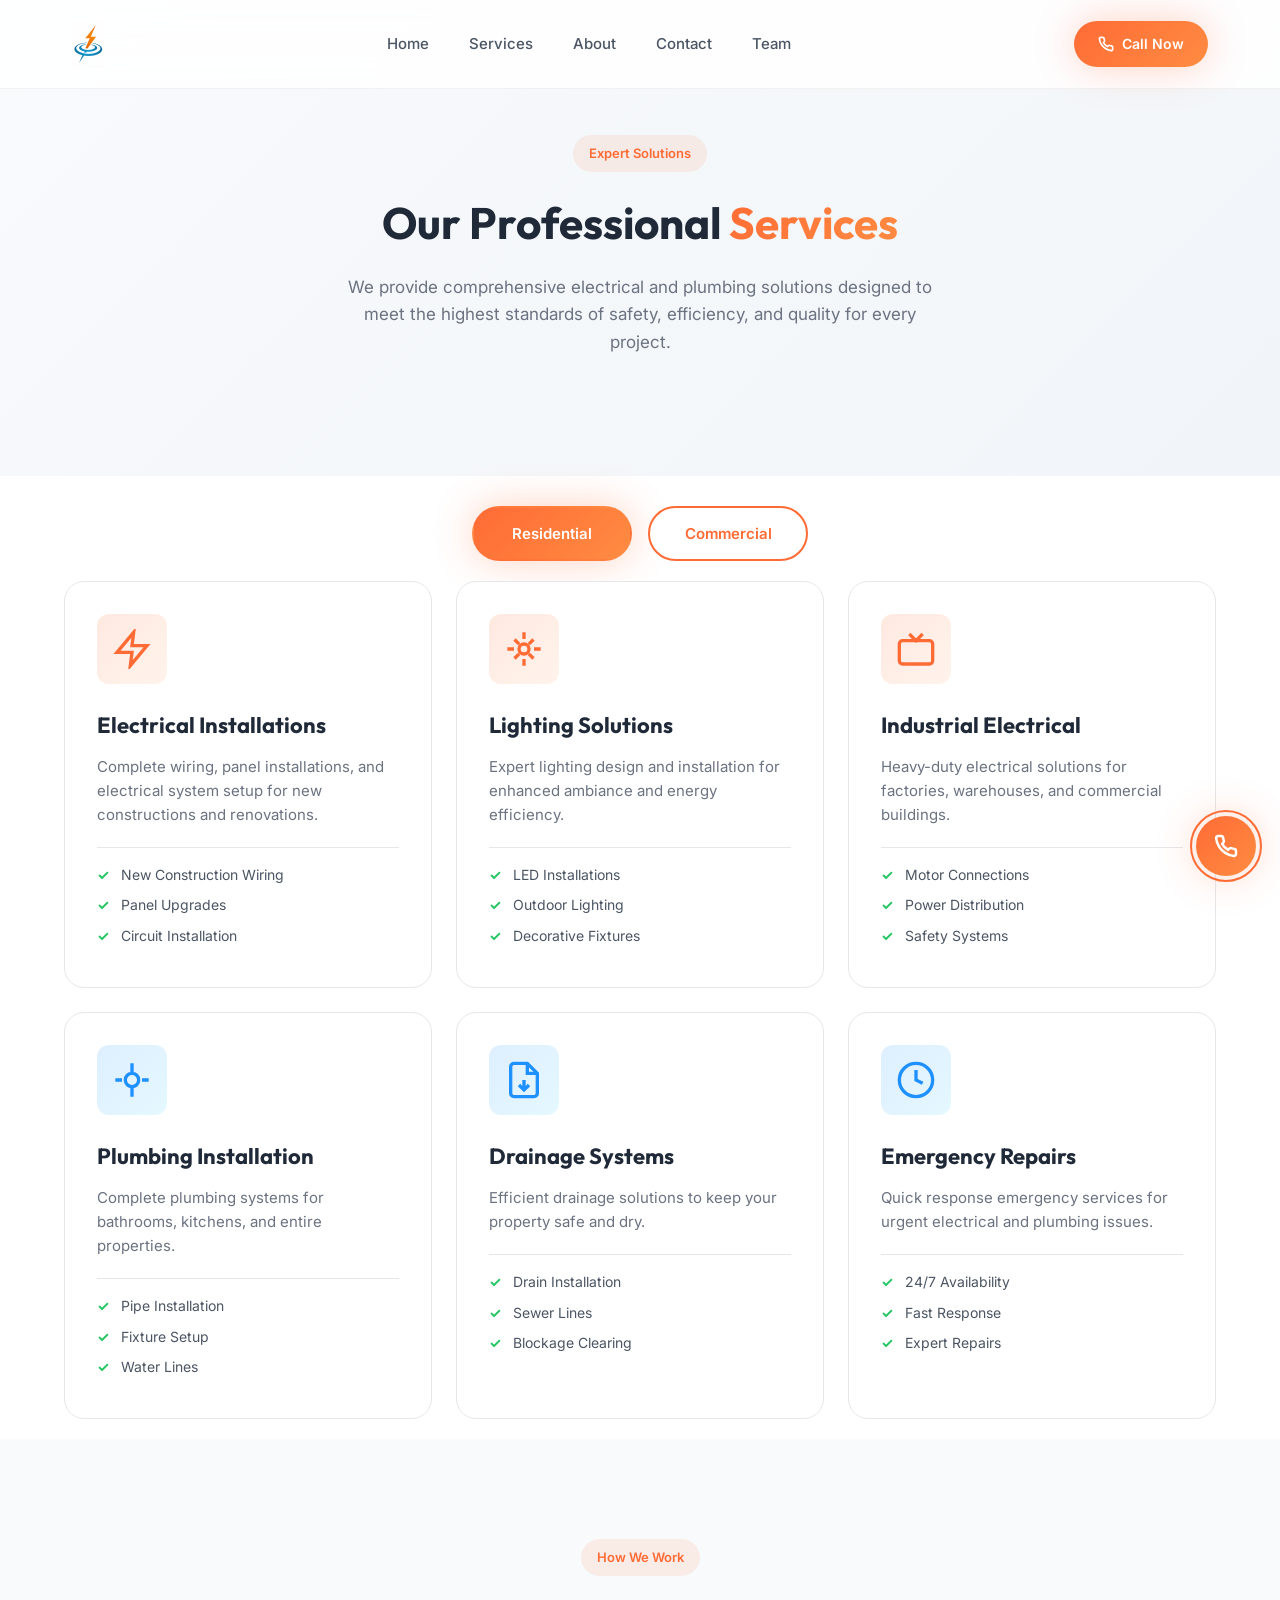
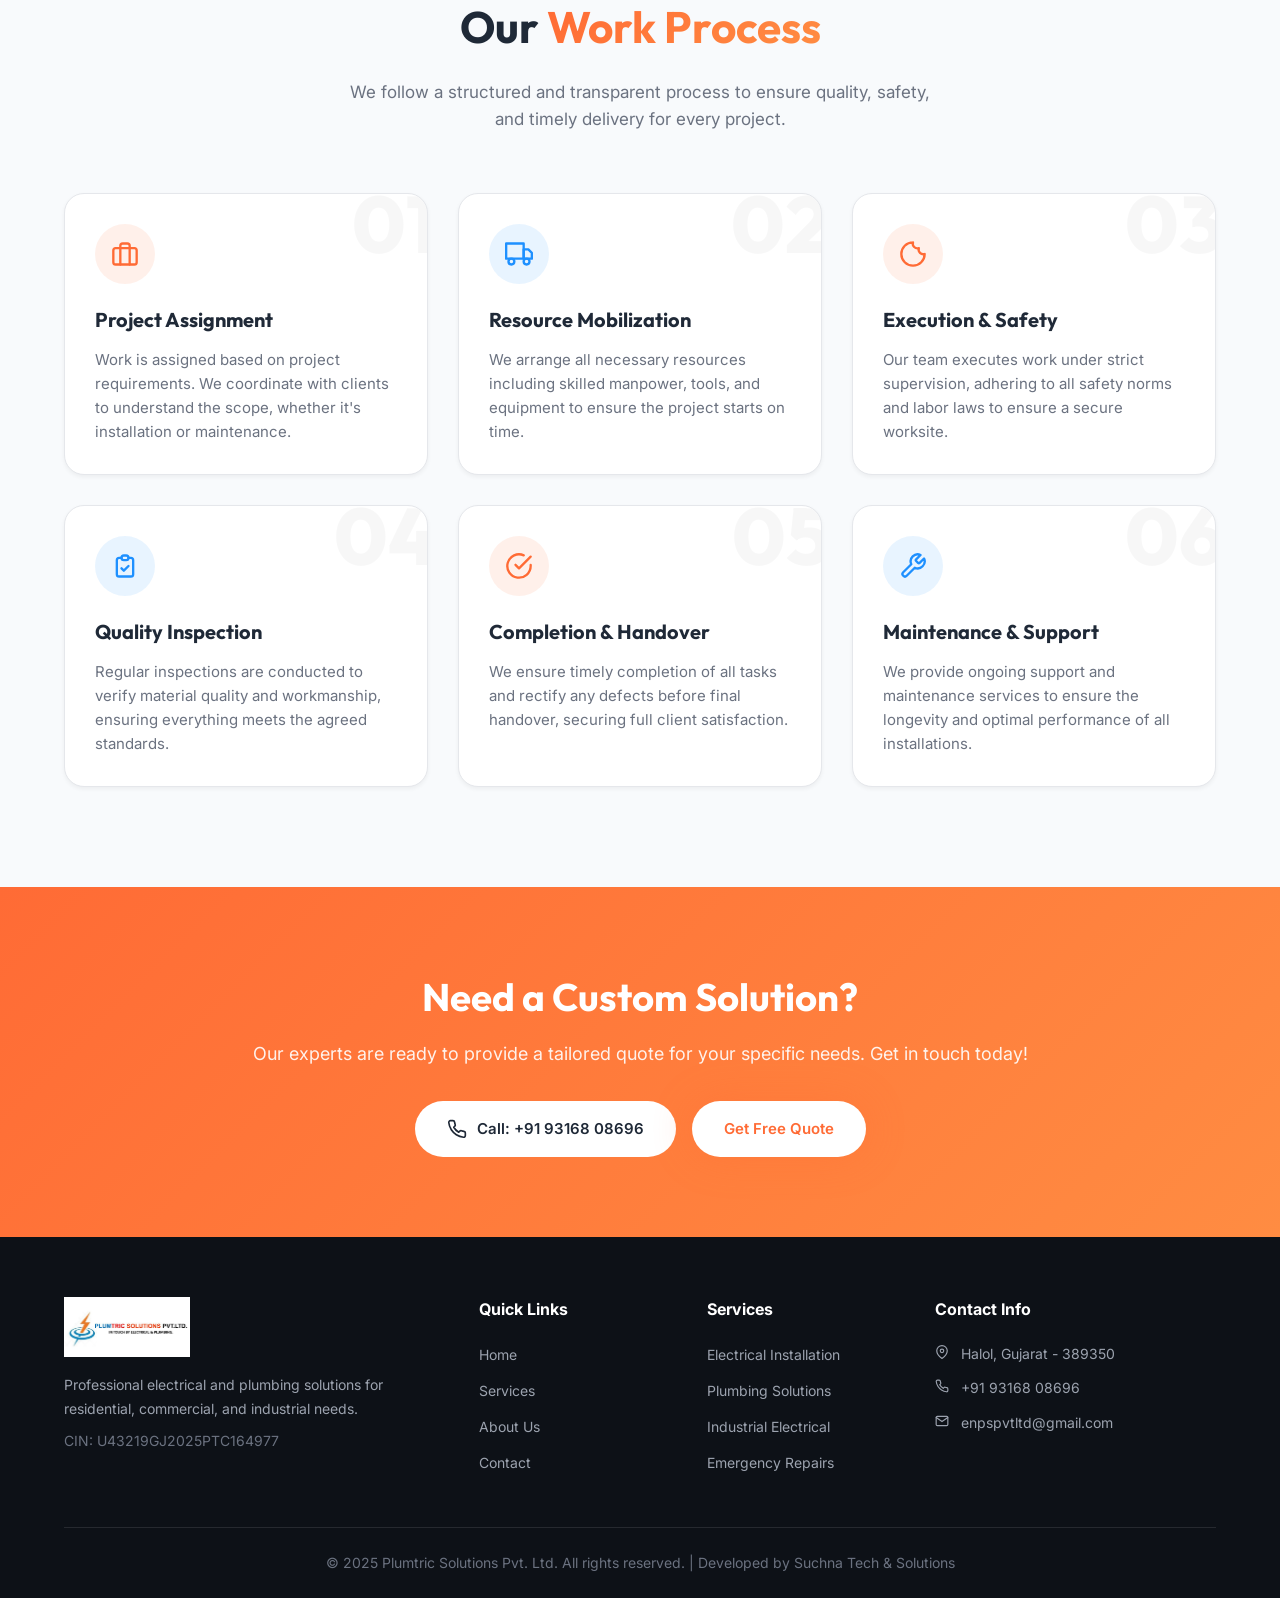
<file: service.html>
<!doctype html>
<html lang="en">
  <head>
    <meta charset="UTF-8" />
    <meta name="viewport" content="width=device-width, initial-scale=1.0" />
    <meta
      name="description"
      content="Plumtric Solutions Pvt. Ltd. - Professional Electrical & Plumbing Services in Halol, Gujarat. Residential and Commercial solutions."
    />
    <title>Our Services | Plumtric Solutions Pvt. Ltd.</title>
    <link rel="preconnect" href="https://fonts.googleapis.com" />
    <link rel="preconnect" href="https://fonts.gstatic.com" crossorigin />
    <link
      href="https://fonts.googleapis.com/css2?family=Inter:wght@300;400;500;600;700;800&family=Outfit:wght@400;500;600;700;800&display=swap"
      rel="stylesheet"
    />
    <link rel="stylesheet" href="styles.css" />
  </head>

  <body>
    <!-- Site Loader -->
    <div id="loader" class="loader-wrapper">
      <div class="loader-content">
        <div class="loader-circle"></div>
        <div class="loader-bolt">
          <svg width="40" height="40" viewBox="0 0 24 24" fill="currentColor">
            <path d="M13 2L3 14h9l-1 8 10-12h-9l1-8z" />
          </svg>
        </div>
        <div class="loader-text">PLUMTRIC</div>
      </div>
    </div>

    <!-- Navigation -->
    <nav class="navbar" id="navbar">
      <div class="nav-container">
        <a href="index.html" class="nav-logo">
          <img src="img4.jpeg" alt="Plumtric Solutions Logo" class="logo-img" />
        </a>
        <ul class="nav-menu" id="nav-menu">
          <li><a href="index.html#home" class="nav-link">Home</a></li>
          <li><a href="service.html" class="nav-link active">Services</a></li>
          <li><a href="index.html#about" class="nav-link">About</a></li>
          <li><a href="index.html#contact" class="nav-link">Contact</a></li>
          <li><a href="profiles.html" class="nav-link">Team</a></li>
        </ul>
        <a href="tel:+919316808696" class="nav-cta">
          <svg
            width="16"
            height="16"
            viewBox="0 0 24 24"
            fill="none"
            stroke="currentColor"
            stroke-width="2.5"
            stroke-linecap="round"
            stroke-linejoin="round"
          >
            <path
              d="M22 16.92v3a2 2 0 0 1-2.18 2 19.79 19.79 0 0 1-8.63-3.07 19.5 19.5 0 0 1-6-6 19.79 19.79 0 0 1-3.07-8.67A2 2 0 0 1 4.11 2h3a2 2 0 0 1 2 1.72 12.84 12.84 0 0 0 .7 2.81 2 2 0 0 1-.45 2.11L8.09 9.91a16 16 0 0 0 6 6l1.27-1.27a2 2 0 0 1 2.11-.45 12.84 12.84 0 0 0 2.81.7A2 2 0 0 1 22 16.92z"
            ></path>
          </svg>
          Call Now
        </a>
        <button
          class="nav-toggle"
          id="nav-toggle"
          aria-label="Toggle navigation"
        >
          <span></span>
          <span></span>
          <span></span>
        </button>
      </div>
    </nav>

    <!-- Services Hero -->
    <section class="profiles-hero">
      <div class="container">
        <div class="section-header">
          <span class="section-tag">Expert Solutions</span>
          <h1 class="section-title">
            Our Professional <span class="highlight">Services</span>
          </h1>
          <p class="section-desc">
            We provide comprehensive electrical and plumbing solutions designed
            to meet the highest standards of safety, efficiency, and quality for
            every project.
          </p>
        </div>
      </div>
    </section>

    <!-- Services Section -->
    <section class="services" id="services" style="padding-top: 0;">
      <div class="container">
        <div class="section-header">
          <div class="service-toggle-group">
            <button class="btn btn-service-toggle active">Residential</button>
            <button class="btn btn-service-toggle">Commercial</button>
          </div>
        </div>
        <div class="services-grid">
          <!-- Electrical Services -->
          <div class="service-card" data-aos="fade-up">
            <div class="service-icon electrical">
              <svg
                width="40"
                height="40"
                viewBox="0 0 24 24"
                fill="none"
                stroke="currentColor"
                stroke-width="2"
              >
                <path d="M13 2L3 14h9l-1 8 10-12h-9l1-8z" />
              </svg>
            </div>
            <h3>Electrical Installations</h3>
            <p>
              Complete wiring, panel installations, and electrical system setup
              for new constructions and renovations.
            </p>
            <ul class="service-features">
              <li>New Construction Wiring</li>
              <li>Panel Upgrades</li>
              <li>Circuit Installation</li>
            </ul>
          </div>

          <div class="service-card" data-aos="fade-up" data-aos-delay="100">
            <div class="service-icon electrical">
              <svg
                width="40"
                height="40"
                viewBox="0 0 24 24"
                fill="none"
                stroke="currentColor"
                stroke-width="2"
              >
                <circle cx="12" cy="12" r="3" />
                <path
                  d="M12 2v4m0 12v4m10-10h-4M6 12H2m15.7-5.7l-2.8 2.8M9.1 14.9l-2.8 2.8m0-11.4l2.8 2.8m5.8 5.8l2.8 2.8"
                />
              </svg>
            </div>
            <h3>Lighting Solutions</h3>
            <p>
              Expert lighting design and installation for enhanced ambiance and
              energy efficiency.
            </p>
            <ul class="service-features">
              <li>LED Installations</li>
              <li>Outdoor Lighting</li>
              <li>Decorative Fixtures</li>
            </ul>
          </div>

          <div class="service-card" data-aos="fade-up" data-aos-delay="200">
            <div class="service-icon electrical">
              <svg
                width="40"
                height="40"
                viewBox="0 0 24 24"
                fill="none"
                stroke="currentColor"
                stroke-width="2"
              >
                <rect x="2" y="7" width="20" height="14" rx="2" />
                <path d="M16 3l-4 4-4-4" />
              </svg>
            </div>
            <h3>Industrial Electrical</h3>
            <p>
              Heavy-duty electrical solutions for factories, warehouses, and
              commercial buildings.
            </p>
            <ul class="service-features">
              <li>Motor Connections</li>
              <li>Power Distribution</li>
              <li>Safety Systems</li>
            </ul>
          </div>

          <!-- Plumbing Services -->
          <div class="service-card" data-aos="fade-up" data-aos-delay="300">
            <div class="service-icon plumbing">
              <svg
                width="40"
                height="40"
                viewBox="0 0 24 24"
                fill="none"
                stroke="currentColor"
                stroke-width="2"
              >
                <path d="M12 2v6m0 0a4 4 0 100 8 4 4 0 000-8zm0 8v6" />
                <path d="M6 12H2m20 0h-4" />
              </svg>
            </div>
            <h3>Plumbing Installation</h3>
            <p>
              Complete plumbing systems for bathrooms, kitchens, and entire
              properties.
            </p>
            <ul class="service-features">
              <li>Pipe Installation</li>
              <li>Fixture Setup</li>
              <li>Water Lines</li>
            </ul>
          </div>

          <div class="service-card" data-aos="fade-up" data-aos-delay="400">
            <div class="service-icon plumbing">
              <svg
                width="40"
                height="40"
                viewBox="0 0 24 24"
                fill="none"
                stroke="currentColor"
                stroke-width="2"
              >
                <path
                  d="M14 2H6a2 2 0 00-2 2v16a2 2 0 002 2h12a2 2 0 002-2V8z"
                />
                <path d="M14 2v6h6M12 18v-6m-3 3l3 3 3-3" />
              </svg>
            </div>
            <h3>Drainage Systems</h3>
            <p>
              Efficient drainage solutions to keep your property safe and dry.
            </p>
            <ul class="service-features">
              <li>Drain Installation</li>
              <li>Sewer Lines</li>
              <li>Blockage Clearing</li>
            </ul>
          </div>

          <div class="service-card" data-aos="fade-up" data-aos-delay="500">
            <div class="service-icon plumbing">
              <svg
                width="40"
                height="40"
                viewBox="0 0 24 24"
                fill="none"
                stroke="currentColor"
                stroke-width="2"
              >
                <path
                  d="M12 22c5.523 0 10-4.477 10-10S17.523 2 12 2 2 6.477 2 12s4.477 10 10 10z"
                />
                <path d="M12 6v6l4 2" />
              </svg>
            </div>
            <h3>Emergency Repairs</h3>
            <p>
              Quick response emergency services for urgent electrical and
              plumbing issues.
            </p>
            <ul class="service-features">
              <li>24/7 Availability</li>
              <li>Fast Response</li>
              <li>Expert Repairs</li>
            </ul>
          </div>
        </div>
      </div>
    </section>

    <!-- Work Process Section -->
    <section class="process-section">
      <div class="container">
        <div class="section-header">
          <span class="section-tag">How We Work</span>
          <h2 class="section-title">Our <span class="highlight">Work Process</span></h2>
          <p class="section-desc">
            We follow a structured and transparent process to ensure quality, safety, and timely delivery for every project.
          </p>
        </div>
        <div class="process-steps">
          <!-- Step 1 -->
          <div class="process-step" data-aos="fade-up">
            <div class="step-icon">
              <!-- Briefcase Icon -->
              <svg width="28" height="28" viewBox="0 0 24 24" fill="none" stroke="currentColor" stroke-width="2" stroke-linecap="round" stroke-linejoin="round">
                <rect x="2" y="7" width="20" height="14" rx="2" ry="2"></rect>
                <path d="M16 21V5a2 2 0 0 0-2-2h-4a2 2 0 0 0-2 2v16"></path>
              </svg>
            </div>
            <h3 class="step-title">Project Assignment</h3>
            <div class="step-desc">
              Work is assigned based on project requirements. We coordinate with clients to understand the scope, whether it's installation or maintenance.
            </div>
          </div>

          <!-- Step 2 -->
          <div class="process-step" data-aos="fade-up" data-aos-delay="100">
            <div class="step-icon">
              <!-- Truck/Resource Icon -->
              <svg width="28" height="28" viewBox="0 0 24 24" fill="none" stroke="currentColor" stroke-width="2" stroke-linecap="round" stroke-linejoin="round">
                <rect x="1" y="3" width="15" height="13"></rect>
                <polygon points="16 8 20 8 23 11 23 16 16 16 16 8"></polygon>
                <circle cx="5.5" cy="18.5" r="2.5"></circle>
                <circle cx="18.5" cy="18.5" r="2.5"></circle>
              </svg>
            </div>
            <h3 class="step-title">Resource Mobilization</h3>
            <div class="step-desc">
              We arrange all necessary resources including skilled manpower, tools, and equipment to ensure the project starts on time.
            </div>
          </div>

          <!-- Step 3 -->
          <div class="process-step" data-aos="fade-up" data-aos-delay="200">
            <div class="step-icon">
              <!-- Hard Hat/Safety Icon -->
              <svg width="28" height="28" viewBox="0 0 24 24" fill="none" stroke="currentColor" stroke-width="2" stroke-linecap="round" stroke-linejoin="round">
                <path d="M12 2a10 10 0 1 0 10 10 4 4 0 0 1-5-5 4 4 0 0 1-5-5"></path>
              </svg>
            </div>
            <h3 class="step-title">Execution & Safety</h3>
            <div class="step-desc">
              Our team executes work under strict supervision, adhering to all safety norms and labor laws to ensure a secure worksite.
            </div>
          </div>

          <!-- Step 4 -->
          <div class="process-step" data-aos="fade-up" data-aos-delay="300">
            <div class="step-icon">
              <!-- Clipboard/Inspection Icon -->
              <svg width="28" height="28" viewBox="0 0 24 24" fill="none" stroke="currentColor" stroke-width="2" stroke-linecap="round" stroke-linejoin="round">
                <path d="M9 5H7a2 2 0 0 0-2 2v12a2 2 0 0 0 2 2h10a2 2 0 0 0 2-2V7a2 2 0 0 0-2-2h-2"></path>
                <rect x="9" y="3" width="6" height="4" rx="2"></rect>
                <path d="M9 14l2 2 4-4"></path>
              </svg>
            </div>
            <h3 class="step-title">Quality Inspection</h3>
            <div class="step-desc">
              Regular inspections are conducted to verify material quality and workmanship, ensuring everything meets the agreed standards.
            </div>
          </div>

          <!-- Step 5 -->
          <div class="process-step" data-aos="fade-up" data-aos-delay="400">
            <div class="step-icon">
              <!-- Check-circle/Completion Icon -->
              <svg width="28" height="28" viewBox="0 0 24 24" fill="none" stroke="currentColor" stroke-width="2" stroke-linecap="round" stroke-linejoin="round">
                <path d="M22 11.08V12a10 10 0 1 1-5.93-9.14"></path>
                <polyline points="22 4 12 14.01 9 11.01"></polyline>
              </svg>
            </div>
            <h3 class="step-title">Completion & Handover</h3>
            <div class="step-desc">
              We ensure timely completion of all tasks and rectify any defects before final handover, securing full client satisfaction.
            </div>
          </div>

          <!-- Step 6 -->
          <div class="process-step" data-aos="fade-up" data-aos-delay="500">
            <div class="step-icon">
              <!-- Wrench/Support Icon -->
              <svg width="28" height="28" viewBox="0 0 24 24" fill="none" stroke="currentColor" stroke-width="2" stroke-linecap="round" stroke-linejoin="round">
                <path d="M14.7 6.3a1 1 0 0 0 0 1.4l1.6 1.6a1 1 0 0 0 1.4 0l3.77-3.77a6 6 0 0 1-7.94 7.94l-6.91 6.91a2.12 2.12 0 0 1-3-3l6.91-6.91a6 6 0 0 1 7.94-7.94l-3.76 3.76z"></path>
              </svg>
            </div>
            <h3 class="step-title">Maintenance & Support</h3>
            <div class="step-desc">
              We provide ongoing support and maintenance services to ensure the longevity and optimal performance of all installations.
            </div>
          </div>
        </div>
      </div>
    </section>

    <!-- CTA Section -->
    <section class="cta-section">
      <div class="container">
        <div class="cta-content">
          <h2>Need a Custom Solution?</h2>
          <p>
            Our experts are ready to provide a tailored quote for your specific
            needs. Get in touch today!
          </p>
          <div class="cta-buttons">
            <a href="tel:+919316808696" class="btn btn-white">
              <svg
                width="20"
                height="20"
                viewBox="0 0 24 24"
                fill="none"
                stroke="currentColor"
                stroke-width="2"
                stroke-linecap="round"
                stroke-linejoin="round"
              >
                <path
                  d="M22 16.92v3a2 2 0 0 1-2.18 2 19.79 19.79 0 0 1-8.63-3.07 19.5 19.5 0 0 1-6-6 19.79 19.79 0 0 1-3.07-8.67A2 2 0 0 1 4.11 2h3a2 2 0 0 1 2 1.72 12.84 12.84 0 0 0 .7 2.81 2 2 0 0 1-.45 2.11L8.09 9.91a16 16 0 0 0 6 6l1.27-1.27a2 2 0 0 1 2.11-.45 12.84 12.84 0 0 0 2.81.7A2 2 0 0 1 22 16.92z"
                ></path>
              </svg>
              <span>Call: +91 93168 08696</span>
            </a>
            <a
              href="index.html#contact"
              class="btn btn-primary"
              style="background: var(--white); color: var(--primary-orange);"
            >
              <span>Get Free Quote</span>
            </a>
          </div>
        </div>
      </div>
    </section>

    <!-- Footer -->
    <footer class="footer">
      <div class="container">
        <div class="footer-content">
          <div class="footer-brand">
            <img src="img1.jpeg" alt="Plumtric Solutions" class="footer-logo" />
            <p>
              Professional electrical and plumbing solutions for residential,
              commercial, and industrial needs.
            </p>
            <p class="footer-cin">CIN: U43219GJ2025PTC164977</p>
          </div>
          <div class="footer-links">
            <h4>Quick Links</h4>
            <ul>
              <li><a href="index.html#home">Home</a></li>
              <li><a href="service.html">Services</a></li>
              <li><a href="index.html#about">About Us</a></li>
              <li><a href="index.html#contact">Contact</a></li>
            </ul>
          </div>
          <div class="footer-services">
            <h4>Services</h4>
            <ul>
              <li><a href="service.html">Electrical Installation</a></li>
              <li><a href="service.html">Plumbing Solutions</a></li>
              <li><a href="service.html">Industrial Electrical</a></li>
              <li><a href="service.html">Emergency Repairs</a></li>
            </ul>
          </div>
          <div class="footer-contact">
            <h4>Contact Info</h4>
            <p>
              <svg
                width="14"
                height="14"
                viewBox="0 0 24 24"
                fill="none"
                stroke="currentColor"
                stroke-width="2"
                stroke-linecap="round"
                stroke-linejoin="round"
                style="margin-right: 8px"
              >
                <path d="M21 10c0 7-9 13-9 13s-9-6-9-13a9 9 0 0 1 18 0z"></path>
                <circle cx="12" cy="10" r="3"></circle>
              </svg>
              Halol, Gujarat - 389350
            </p>
            <p>
              <svg
                width="14"
                height="14"
                viewBox="0 0 24 24"
                fill="none"
                stroke="currentColor"
                stroke-width="2"
                stroke-linecap="round"
                stroke-linejoin="round"
                style="margin-right: 8px"
              >
                <path
                  d="M22 16.92v3a2 2 0 0 1-2.18 2 19.79 19.79 0 0 1-8.63-3.07 19.5 19.5 0 0 1-6-6 19.79 19.79 0 0 1-3.07-8.67A2 2 0 0 1 4.11 2h3a2 2 0 0 1 2 1.72 12.84 12.84 0 0 0 .7 2.81 2 2 0 0 1-.45 2.11L8.09 9.91a16 16 0 0 0 6 6l1.27-1.27a2 2 0 0 1 2.11-.45 12.84 12.84 0 0 0 2.81.7A2 2 0 0 1 22 16.92z"
                ></path>
              </svg>
              <a href="tel:+919316808696">+91 93168 08696</a>
            </p>
            <p>
              <svg
                width="14"
                height="14"
                viewBox="0 0 24 24"
                fill="none"
                stroke="currentColor"
                stroke-width="2"
                stroke-linecap="round"
                stroke-linejoin="round"
                style="margin-right: 8px"
              >
                <path
                  d="M4 4h16c1.1 0 2 .9 2 2v12c0 1.1-.9 2-2 2H4c-1.1 0-2-.9-2-2V6c0-1.1.9-2 2-2z"
                ></path>
                <polyline points="22,6 12,13 2,6"></polyline>
              </svg>
              <a href="mailto:enpspvtltd@gmail.com">enpspvtltd@gmail.com</a>
            </p>
          </div>
        </div>
        <div class="footer-bottom">
          <p>
            © 2025 Plumtric Solutions Pvt. Ltd. All rights reserved. |
            <a href="https://suchna-site.vercel.app/" target="_blank"
              >Developed by Suchna Tech & Solutions</a
            >
          </p>
        </div>
      </div>
    </footer>

    <!-- Mobile Call Button -->
    <a href="tel:+919316808696" class="mobile-call-btn" aria-label="Call Us">
      <span class="call-pulse"></span>
      <svg
        width="24"
        height="24"
        viewBox="0 0 24 24"
        fill="none"
        stroke="currentColor"
        stroke-width="2.5"
        stroke-linecap="round"
        stroke-linejoin="round"
      >
        <path
          d="M22 16.92v3a2 2 0 0 1-2.18 2 19.79 19.79 0 0 1-8.63-3.07 19.5 19.5 0 0 1-6-6 19.79 19.79 0 0 1-3.07-8.67A2 2 0 0 1 4.11 2h3a2 2 0 0 1 2 1.72 12.84 12.84 0 0 0 .7 2.81 2 2 0 0 1-.45 2.11L8.09 9.91a16 16 0 0 0 6 6l1.27-1.27a2 2 0 0 1 2.11-.45 12.84 12.84 0 0 0 2.81.7A2 2 0 0 1 22 16.92z"
        ></path>
      </svg>
    </a>

    <script src="script.js?v=2"></script>
  </body>
</html>
</file>
<file: styles.css>
/* ================================================
   PLUMTRIC SOLUTIONS - PROFESSIONAL LANDING PAGE
   Modern, Minimal, Premium Design
   ================================================ */

/* CSS Variables */
:root {
  /* Brand Colors */
  --primary-orange: #ff6b35;
  --primary-orange-dark: #e55a25;
  --primary-blue: #1e90ff;
  --primary-blue-dark: #0066cc;
  --primary-gradient: linear-gradient(135deg, #ff6b35 0%, #ff8c42 100%);
  --blue-gradient: linear-gradient(135deg, #1e90ff 0%, #00bfff 100%);

  /* Neutral Colors */
  --dark: #0d1117;
  --dark-light: #161b22;
  --gray-900: #1f2937;
  --gray-800: #374151;
  --gray-700: #4b5563;
  --gray-600: #6b7280;
  --gray-400: #9ca3af;
  --gray-200: #e5e7eb;
  --gray-100: #f3f4f6;
  --white: #ffffff;

  /* Typography */
  --font-primary: "Outfit", sans-serif;
  --font-secondary: "Inter", sans-serif;

  /* Spacing */
  --section-padding: clamp(60px, 10vw, 100px) 0;
  --container-padding: 0 clamp(16px, 5vw, 24px);

  /* Effects */
  --shadow-sm: 0 2px 4px rgba(0, 0, 0, 0.05);
  --shadow-md: 0 4px 20px rgba(0, 0, 0, 0.1);
  --shadow-lg: 0 10px 40px rgba(0, 0, 0, 0.15);
  --shadow-glow-orange: 0 0 40px rgba(255, 107, 53, 0.3);
  --shadow-glow-blue: 0 0 40px rgba(30, 144, 255, 0.3);

  /* Transitions */
  --transition-fast: 0.2s ease;
  --transition-normal: 0.3s ease;
  --transition-slow: 0.5s ease;

  /* Border Radius */
  --radius-sm: 8px;
  --radius-md: 12px;
  --radius-lg: 20px;
  --radius-xl: 30px;
}

/* Reset & Base */
*,
*::before,
*::after {
  margin: 0;
  padding: 0;
  box-sizing: border-box;
}

html {
  scroll-behavior: smooth;
  scroll-padding-top: 90px;
}

body {
  font-family: var(--font-secondary);
  font-size: clamp(15px, 1.1vw, 16px);
  line-height: 1.6;
  color: var(--gray-800);
  background-color: var(--white);
  overflow-x: hidden;
}

a {
  text-decoration: none;
  color: inherit;
  transition: var(--transition-normal);
}

ul {
  list-style: none;
}

img {
  max-width: 100%;
  height: auto;
  display: block;
}

.container {
  max-width: 1200px;
  margin: 0 auto;
  padding: var(--container-padding);
}

/* ================================================
   NAVIGATION
   ================================================ */
.navbar {
  position: fixed;
  top: 0;
  left: 0;
  right: 0;
  z-index: 1000;
  padding: clamp(12px, 2vw, 20px) 0;
  background: rgba(255, 255, 255, 0.85);
  backdrop-filter: blur(20px);
  -webkit-backdrop-filter: blur(20px);
  border-bottom: 1px solid rgba(0, 0, 0, 0.05);
  transition: all 0.4s cubic-bezier(0.4, 0, 0.2, 1);
}

.navbar.scrolled {
  padding: 10px 0;
  background: rgba(255, 255, 255, 0.98);
  box-shadow: var(--shadow-md);
}

.nav-container {
  max-width: 1200px;
  margin: 0 auto;
  padding: 0 clamp(16px, 4vw, 32px);
  display: flex;
  align-items: center;
  justify-content: space-between;
}

.nav-logo {
  display: flex;
  align-items: center;
  z-index: 1001;
  /* Stay above mobile menu */
}

.logo-img {
  height: clamp(32px, 5vw, 48px);
  width: auto;
  object-fit: contain;
  transition: var(--transition-normal);
}

.nav-menu {
  display: flex;
  align-items: center;
  gap: 4px;
}

.nav-link {
  padding: 8px 18px;
  font-weight: 500;
  font-size: 15px;
  color: var(--gray-700);
  border-radius: var(--radius-xl);
  transition: all 0.3s ease;
  position: relative;
}

.nav-link:hover,
.nav-link.active {
  color: var(--primary-orange);
  background: rgba(255, 107, 53, 0.08);
}

.nav-cta {
  display: flex;
  align-items: center;
  gap: 8px;
  padding: 12px 24px;
  background: var(--primary-gradient);
  color: var(--white);
  font-weight: 600;
  font-size: 14px;
  border-radius: var(--radius-xl);
  box-shadow: var(--shadow-glow-orange);
  transition: all 0.3s cubic-bezier(0.4, 0, 0.2, 1);
}

.nav-cta:hover {
  transform: translateY(-2px);
  box-shadow: 0 10px 25px rgba(255, 107, 53, 0.4);
}

.nav-toggle {
  display: none;
  flex-direction: column;
  justify-content: center;
  align-items: center;
  width: 40px;
  height: 40px;
  background: var(--gray-100);
  border: none;
  border-radius: var(--radius-sm);
  cursor: pointer;
  z-index: 1001;
  transition: var(--transition-normal);
}

.nav-toggle span {
  width: 20px;
  height: 2px;
  background: var(--gray-800);
  margin: 2.5px 0;
  border-radius: 2px;
  transition: all 0.3s ease;
}

/* ================================================
   HERO SECTION
   ================================================ */
.hero {
  position: relative;
  min-height: clamp(600px, 90vh, 1000px);
  
  display: flex;
  align-items: center;
  padding: clamp(100px, 15vh, 160px) 0 clamp(60px, 10vh, 100px);
  background: linear-gradient(135deg, #fafbfc 0%, #f0f4f8 50%, #e8eef4 100%);
  overflow: hidden;
}

.hero-bg-overlay {
  position: absolute;
  top: 0;
  left: 0;
  right: 0;
  bottom: 0;
  background:
    radial-gradient(
      circle at 20% 50%,
      rgba(255, 107, 53, 0.08) 0%,
      transparent 50%
    ),
    radial-gradient(
      circle at 80% 30%,
      rgba(30, 144, 255, 0.08) 0%,
      transparent 50%
    );
  pointer-events: none;
}

.hero-particles {
  position: absolute;
  top: 0;
  left: 0;
  right: 0;
  bottom: 0;
  pointer-events: none;
}

.hero-content {
  position: relative;
  left: 5%;
  flex: 1;
  max-width: 900px; /* Increased to allow single-line title */
  padding: 0 24px;
  z-index: 2;
}

.hero-badge {
  display: inline-flex;
  align-items: center;
  gap: 8px;
  padding: 8px 16px;
  background: rgba(255, 107, 53, 0.1);
  color: var(--primary-orange);
  font-size: 13px;
  font-weight: 600;
  border-radius: var(--radius-xl);
  margin-bottom: 24px;
  animation: fadeInUp 0.6s ease;
}

.badge-icon {
  font-size: 16px;
}

.hero-title {
  font-family: var(--font-primary);
  font-size: clamp(1.8rem, 5vw, 3.2rem); /* Slightly smaller to fit single line */
  font-weight: 800;
  line-height: 1.2;
  color: var(--gray-900);
  margin-bottom: clamp(16px, 3vw, 24px);
  animation: fadeInUp 0.6s ease 0.1s backwards;
}

.title-gradient {
  background: var(--primary-gradient);
  -webkit-background-clip: text;
  -webkit-text-fill-color: transparent;
  background-clip: text;
}

.title-gradient-blue {
  background: var(--blue-gradient);
  -webkit-background-clip: text;
  -webkit-text-fill-color: transparent;
  background-clip: text;
}

.hero-subtitle {
  font-size: clamp(16px, 1.8vw, 18px);
  color: var(--gray-600);
  margin-bottom: clamp(24px, 4vw, 32px);
  animation: fadeInUp 0.6s ease 0.2s backwards;
}

.hero-cta-group {
  display: flex;
  flex-wrap: wrap;
  gap: 16px;
  margin-bottom: 48px;
  animation: fadeInUp 0.6s ease 0.3s backwards;
}

/* Buttons */
.btn {
  display: inline-flex;
  align-items: center;
  justify-content: center;
  gap: 10px;
  padding: 16px 32px;
  font-family: var(--font-secondary);
  font-size: 15px;
  font-weight: 600;
  border-radius: var(--radius-xl);
  border: none;
  cursor: pointer;
  transition: var(--transition-normal);
  position: relative;
  overflow: hidden;
}

.btn-primary {
  background: var(--primary-gradient);
  color: var(--white);
  box-shadow: var(--shadow-glow-orange);
}

.btn-primary:hover {
  transform: translateY(-3px);
  box-shadow: 0 12px 40px rgba(255, 107, 53, 0.4);
}

.btn-secondary {
  background: var(--white);
  color: var(--gray-800);
  border: 2px solid var(--gray-200);
  position: relative;
}

.btn-secondary:hover {
  border-color: var(--primary-orange);
  color: var(--primary-orange);
}

.pulse-ring {
  position: absolute;
  left: 16px;
  width: 10px;
  height: 10px;
  background: #22c55e;
  border-radius: 50%;
}

.pulse-ring::before {
  content: "";
  position: absolute;
  inset: -4px;
  border: 2px solid #22c55e;
  border-radius: 50%;
  animation: pulse 2s infinite;
}

.btn-arrow {
  transition: var(--transition-normal);
}

.btn:hover .btn-arrow {
  transform: translateX(4px);
}

.btn-white {
  background: var(--white);
  color: var(--gray-900);
  font-weight: 600;
}

.btn-white:hover {
  background: var(--gray-100);
  transform: translateY(-2px);
}

.btn-whatsapp {
  background: #25d366;
  color: var(--white);
}

.btn-whatsapp:hover {
  background: #20bd5a;
  transform: translateY(-2px);
}

.btn-full {
  width: 100%;
}

/* Service Toggle Buttons */
.service-toggle-group {
  display: flex;
  justify-content: center;
  gap: 16px;
  margin-top: 30px;
  margin-bottom: 20px;
}

.btn-service-toggle {
  background: var(--white);
  color: var(--primary-orange);
  border: 2px solid var(--primary-orange) !important;
  min-width: 160px;
  box-shadow: none !important;
}

.btn-service-toggle.active {
  background: var(--primary-gradient);
  color: var(--white);
  border-color: transparent !important;
  box-shadow: var(--shadow-glow-orange) !important;
}

.btn-service-toggle:hover:not(.active) {
  background: rgba(255, 107, 53, 0.05);
  transform: translateY(-2px);
}

/* Hero Stats */
.hero-stats {
  display: flex;
  align-items: center;
  gap: 24px;
  animation: fadeInUp 0.6s ease 0.4s backwards;
}

.stat-item {
  text-align: center;
}

.stat-number {
  display: block;
  font-family: var(--font-primary);
  font-size: 32px;
  font-weight: 700;
  color: var(--gray-900);
}

.stat-label {
  display: block;
  font-size: 13px;
  color: var(--gray-600);
  margin-top: 4px;
}

.stat-divider {
  width: 1px;
  height: 40px;
  background: var(--gray-300);
}

/* Hero Visual */
.hero-visual {
  position: relative;
  flex: 1;
  display: flex;
  justify-content: center;
  align-items: center;
  padding: 0 24px;
  z-index: 2;
}

.hero-image-wrapper {
  position: relative;
  border-radius: var(--radius-lg);
  overflow: hidden;
  box-shadow: var(--shadow-lg);
  animation: fadeInRight 0.8s ease 0.3s backwards;
  width: 100%;
  max-width: 600px;
  aspect-ratio: 16/9; /* Set landscape aspect ratio */
}

.slider-container {
  position: relative;
  width: 100%;
  height: 100%;
}

.slider-img {
  position: absolute;
  top: 0;
  left: 0;
  width: 100%;
  height: 100%;
  object-fit: cover;
  opacity: 0;
  transition: opacity 1.5s ease-in-out;
}

.slider-img.active {
  opacity: 1;
}

.hero-image {
  width: 100%;
  max-width: 500px;
  border-radius: var(--radius-lg);
}

.floating-card {
  position: absolute;
  display: flex;
  align-items: center;
  gap: 10px;
  padding: 12px 20px;
  background: var(--white);
  border-radius: var(--radius-md);
  box-shadow: var(--shadow-lg);
  font-size: 14px;
  font-weight: 600;
  color: var(--gray-800);
  animation: float 3s ease-in-out infinite;
}

.floating-card.card-1 {
  top: 20%;
  left: -40px;
  animation-delay: 0s;
}

.card-icon {
  font-size: 20px;
}

/* Scroll Indicator */
.scroll-indicator {
  position: absolute;
  bottom: 40px;
  left: 50%;
  transform: translateX(-50%);
  display: flex;
  flex-direction: column;
  align-items: center;
  gap: 8px;
  font-size: 12px;
  color: var(--gray-500);
  text-transform: uppercase;
  letter-spacing: 2px;
  animation: bounce 2s infinite;
}

.scroll-line {
  width: 1px;
  height: 30px;
  background: linear-gradient(to bottom, var(--gray-400), transparent);
}

/* ================================================
   SECTIONS COMMON
   ================================================ */
.section-header {
  text-align: center;
  max-width: 600px;
  margin: 0 auto 60px;
}

.section-tag {
  display: inline-block;
  padding: 8px 16px;
  background: rgba(255, 107, 53, 0.1);
  color: var(--primary-orange);
  font-size: 13px;
  font-weight: 600;
  border-radius: var(--radius-xl);
  margin-bottom: 16px;
}

.section-title {
  font-family: var(--font-primary);
  font-size: clamp(1.8rem, 5vw, 2.75rem);
  font-weight: 700;
  color: var(--gray-900);
  margin-bottom: clamp(12px, 2vw, 16px);
}

.highlight {
  background: var(--primary-gradient);
  -webkit-background-clip: text;
  -webkit-text-fill-color: transparent;
  background-clip: text;
}

.highlight-blue {
  background: var(--blue-gradient);
  -webkit-background-clip: text;
  -webkit-text-fill-color: transparent;
  background-clip: text;
}

.section-desc {
  font-size: 17px;
  color: var(--gray-600);
}

/* ================================================
   SERVICES SECTION
   ================================================ */
.services {
  padding: var(--section-padding);
  background: var(--white);
}

.services-grid {
  display: grid;
  grid-template-columns: repeat(
    auto-fit,
    minmax(clamp(280px, 30vw, 340px), 1fr)
  );
  gap: clamp(16px, 3vw, 24px);
}

.service-card {
  padding: 32px;
  background: var(--white);
  border: 1px solid var(--gray-200);
  border-radius: var(--radius-lg);
  transition: var(--transition-normal);
  position: relative;
  overflow: hidden;
}

.service-card::before {
  content: "";
  position: absolute;
  top: 0;
  left: 0;
  right: 0;
  height: 4px;
  background: var(--primary-gradient);
  transform: scaleX(0);
  transform-origin: left;
  transition: var(--transition-normal);
}

.service-card:hover {
  transform: translateY(-8px);
  box-shadow: var(--shadow-lg);
  border-color: transparent;
}

.service-card:hover::before {
  transform: scaleX(1);
}

.service-icon {
  width: 70px;
  height: 70px;
  display: flex;
  align-items: center;
  justify-content: center;
  border-radius: var(--radius-md);
  margin-bottom: 24px;
}

.service-icon.electrical {
  background: linear-gradient(
    135deg,
    rgba(255, 107, 53, 0.15),
    rgba(255, 140, 66, 0.1)
  );
  color: var(--primary-orange);
}

.service-icon.plumbing {
  background: linear-gradient(
    135deg,
    rgba(30, 144, 255, 0.15),
    rgba(0, 191, 255, 0.1)
  );
  color: var(--primary-blue);
}

.service-card h3 {
  font-family: var(--font-primary);
  font-size: 22px;
  font-weight: 700;
  color: var(--gray-900);
  margin-bottom: 12px;
}

.service-card > p {
  font-size: 15px;
  color: var(--gray-600);
  margin-bottom: 20px;
}

.service-features {
  padding-top: 16px;
  border-top: 1px solid var(--gray-200);
}

.service-features li {
  position: relative;
  padding-left: 24px;
  font-size: 14px;
  color: var(--gray-700);
  margin-bottom: 8px;
}

.service-features li::before {
  content: "✓";
  position: absolute;
  left: 0;
  color: #22c55e;
  font-weight: 700;
}

/* ================================================
   ABOUT SECTION
   ================================================ */
.about {
  padding: var(--section-padding);
  background: linear-gradient(135deg, #f8fafc 0%, #f1f5f9 100%);
}

.about-grid {
  display: grid;
  grid-template-columns: repeat(
    auto-fit,
    minmax(clamp(300px, 45vw, 600px), 1fr)
  );
  gap: clamp(40px, 8vw, 80px);
  align-items: center;
}

.about-content .section-tag,
.about-content .section-title {
  text-align: left;
}

.about-text {
  font-size: 16px;
  color: var(--gray-600);
  margin-bottom: 32px;
}

.about-features {
  display: grid;
  grid-template-columns: 1fr 1fr;
  gap: 20px;
  margin-bottom: 32px;
}

.feature {
  display: flex;
  gap: 16px;
  padding: 16px;
  background: var(--white);
  border-radius: var(--radius-md);
  box-shadow: var(--shadow-sm);
  transition: var(--transition-normal);
}

.feature:hover {
  transform: translateY(-4px);
  box-shadow: var(--shadow-md);
}

.feature-icon {
  font-size: 28px;
  flex-shrink: 0;
}

.feature-text h4 {
  font-size: 15px;
  font-weight: 700;
  color: var(--gray-900);
  margin-bottom: 4px;
}

.feature-text p {
  font-size: 13px;
  color: var(--gray-600);
}

.about-visual {
  position: relative;
}

.about-image-wrapper {
  position: relative;
  border-radius: var(--radius-lg);
  overflow: hidden;
  box-shadow: var(--shadow-lg);
}

.about-image {
  width: 100%;
  border-radius: var(--radius-lg);
}

.experience-badge {
  position: absolute;
  bottom: -20px;
  left: -20px;
  display: flex;
  flex-direction: column;
  align-items: center;
  justify-content: center;
  width: 120px;
  height: 120px;
  background: var(--primary-gradient);
  color: var(--white);
  border-radius: 50%;
  box-shadow: var(--shadow-glow-orange);
  text-align: center;
}

.exp-number {
  font-family: var(--font-primary);
  font-size: 36px;
  font-weight: 800;
  line-height: 1;
}

.exp-text {
  font-size: 12px;
  font-weight: 500;
  line-height: 1.3;
  margin-top: 4px;
}

/* ================================================
   WHY US SECTION
   ================================================ */
.why-us {
  padding: var(--section-padding);
  background: var(--dark);
  color: var(--white);
}

.why-us .section-tag {
  background: rgba(255, 107, 53, 0.2);
}

.why-us .section-title {
  color: var(--white);
}

.why-us .section-desc {
  color: var(--gray-400);
}

.why-us-grid {
  display: grid;
  grid-template-columns: repeat(
    auto-fit,
    minmax(clamp(240px, 20vw, 260px), 1fr)
  );
  gap: clamp(16px, 3vw, 24px);
}

.why-card {
  padding: 32px;
  background: rgba(255, 255, 255, 0.05);
  border: 1px solid rgba(255, 255, 255, 0.1);
  border-radius: var(--radius-lg);
  transition: var(--transition-normal);
}

.why-card:hover {
  background: rgba(255, 255, 255, 0.08);
  border-color: rgba(255, 107, 53, 0.3);
  transform: translateY(-4px);
}

.why-number {
  font-family: var(--font-primary);
  font-size: 48px;
  font-weight: 800;
  background: var(--primary-gradient);
  -webkit-background-clip: text;
  -webkit-text-fill-color: transparent;
  background-clip: text;
  margin-bottom: 16px;
}

.why-card h3 {
  font-size: 20px;
  font-weight: 700;
  margin-bottom: 12px;
}

.why-card p {
  font-size: 15px;
  color: var(--gray-400);
  line-height: 1.7;
}

/* ================================================
   CTA SECTION
   ================================================ */
.cta-section {
  padding: 80px 0;
  background: var(--primary-gradient);
  text-align: center;
}

.cta-content h2 {
  font-family: var(--font-primary);
  font-size: clamp(1.75rem, 3vw, 2.5rem);
  font-weight: 700;
  color: var(--white);
  margin-bottom: 12px;
}

.cta-content p {
  font-size: 18px;
  color: rgba(255, 255, 255, 0.9);
  margin-bottom: 32px;
}

.cta-buttons {
  display: flex;
  flex-wrap: wrap;
  gap: 16px;
  justify-content: center;
}

/* ================================================
   CONTACT SECTION
   ================================================ */
.contact {
  padding: var(--section-padding);
  background: var(--white);
}

.contact-grid {
  display: grid;
  grid-template-columns: 1fr 1fr;
  gap: 60px;
  align-items: start;
}

.contact-info .section-tag,
.contact-info .section-title {
  text-align: left;
}

.contact-text {
  font-size: 16px;
  color: var(--gray-600);
  margin-bottom: 32px;
}

.contact-details {
  display: flex;
  flex-direction: column;
  gap: 20px;
  margin-bottom: 32px;
}

.contact-item {
  display: flex;
  gap: 16px;
  align-items: flex-start;
}

.contact-icon {
  font-size: 24px;
  width: 50px;
  height: 50px;
  display: flex;
  align-items: center;
  justify-content: center;
  background: linear-gradient(
    135deg,
    rgba(255, 107, 53, 0.1),
    rgba(255, 140, 66, 0.05)
  );
  border-radius: var(--radius-md);
  flex-shrink: 0;
}

.contact-item h4 {
  font-size: 14px;
  font-weight: 700;
  color: var(--gray-900);
  margin-bottom: 4px;
}

.contact-item p,
.contact-item a {
  font-size: 15px;
  color: var(--gray-600);
}

.contact-item a:hover {
  color: var(--primary-orange);
}

.company-badge {
  border-radius: var(--radius-md);
  overflow: hidden;
  box-shadow: var(--shadow-lg);
  background: var(--white);
  display: flex;
  justify-content: center;
  align-items: center;
  border: 1px solid var(--gray-200);
  max-width: 100%;
}

.company-card-img {
  width: 100%;
  height: auto;
  display: block;
  object-fit: contain;
  transition: var(--transition-normal);
}

.company-badge:hover .company-card-img {
  transform: scale(1.02);
}

/* Contact Form */
.contact-form-wrapper {
  padding: 40px;
  background: linear-gradient(135deg, #f8fafc 0%, #f1f5f9 100%);
  border-radius: var(--radius-lg);
  border: 1px solid var(--gray-200);
}

.contact-form h3 {
  font-family: var(--font-primary);
  font-size: 24px;
  font-weight: 700;
  color: var(--gray-900);
  margin-bottom: 24px;
}

.form-group {
  margin-bottom: 20px;
}

.form-group input,
.form-group select,
.form-group textarea {
  width: 100%;
  padding: 16px 20px;
  font-family: var(--font-secondary);
  font-size: 15px;
  color: var(--gray-800);
  background: var(--white);
  border: 1px solid var(--gray-300);
  border-radius: var(--radius-md);
  transition: var(--transition-normal);
}

.form-group input:focus,
.form-group select:focus,
.form-group textarea:focus {
  outline: none;
  border-color: var(--primary-orange);
  box-shadow: 0 0 0 4px rgba(255, 107, 53, 0.1);
}

.form-group input::placeholder,
.form-group textarea::placeholder {
  color: var(--gray-500);
}

.form-group select {
  cursor: pointer;
  appearance: none;
  background-image: url("data:image/svg+xml,%3Csvg xmlns='http://www.w3.org/2000/svg' width='12' height='12' viewBox='0 0 12 12'%3E%3Cpath fill='%236B7280' d='M6 8L1 3h10z'/%3E%3C/svg%3E");
  background-repeat: no-repeat;
  background-position: right 16px center;
}

.form-group textarea {
  resize: vertical;
  min-height: 120px;
}

/* ================================================
   FOOTER
   ================================================ */
.footer {
  padding: 60px 0 0;
  background: var(--dark);
  color: var(--gray-400);
}

.footer-content {
  display: grid;
  grid-template-columns: 2fr 1fr 1fr 1.5fr;
  gap: 40px;
  padding-bottom: 40px;
  border-bottom: 1px solid rgba(255, 255, 255, 0.1);
}

.footer-logo {
  height: 60px;
  width: auto;
  margin-bottom: 16px;
}

.footer-brand p {
  font-size: 14px;
  line-height: 1.7;
  margin-bottom: 8px;
}

.footer-cin {
  font-size: 12px;
  color: var(--gray-600);
}

.footer-links h4,
.footer-services h4,
.footer-contact h4 {
  font-size: 16px;
  font-weight: 700;
  color: var(--white);
  margin-bottom: 20px;
}

.footer-links ul li,
.footer-services ul li {
  margin-bottom: 12px;
}

.footer-links a,
.footer-services a {
  font-size: 14px;
  color: var(--gray-400);
  transition: var(--transition-normal);
}

.footer-links a:hover,
.footer-services a:hover {
  color: var(--primary-orange);
}

.footer-contact p {
  font-size: 14px;
  margin-bottom: 12px;
}

.footer-contact a {
  color: var(--gray-400);
}

.footer-contact a:hover {
  color: var(--primary-orange);
}

.footer-bottom {
  padding: 24px 0;
  text-align: center;
}

.footer-bottom p {
  font-size: 14px;
  color: var(--gray-600);
}

/* ================================================
   MOBILE CALL BUTTON
   ================================================ */
.mobile-call-btn {
  position: fixed;
  bottom: 24px;
  right: 24px;
  width: 60px;
  height: 60px;
  background: var(--primary-gradient);
  color: var(--white);
  font-size: 24px;
  border-radius: 50%;
  display: flex;
  align-items: center;
  justify-content: center;
  box-shadow: var(--shadow-glow-orange);
  z-index: 999;
  transition: var(--transition-normal);
}

.mobile-call-btn:hover {
  transform: scale(1.1);
}

.call-pulse {
  position: absolute;
  inset: -6px;
  border: 2px solid var(--primary-orange);
  border-radius: 50%;
  animation: pulse 2s infinite;
}

/* ================================================
   ANIMATIONS
   ================================================ */
@keyframes fadeInUp {
  from {
    opacity: 0;
    transform: translateY(30px);
  }

  to {
    opacity: 1;
    transform: translateY(0);
  }
}

@keyframes fadeInRight {
  from {
    opacity: 0;
    transform: translateX(30px);
  }

  to {
    opacity: 1;
    transform: translateX(0);
  }
}

@keyframes float {
  0%,
  100% {
    transform: translateY(0);
  }

  50% {
    transform: translateY(-12px);
  }
}

@keyframes pulse {
  0% {
    transform: scale(1);
    opacity: 1;
  }

  100% {
    transform: scale(1.5);
    opacity: 0;
  }
}

@keyframes bounce {
  0%,
  20%,
  50%,
  80%,
  100% {
    transform: translateX(-50%) translateY(0);
  }

  40% {
    transform: translateX(-50%) translateY(-10px);
  }

  60% {
    transform: translateX(-50%) translateY(-5px);
  }
}

/* ================================================
   SITE LOADER
   ================================================ */
.loader-wrapper {
  position: fixed;
  top: 0;
  left: 0;
  width: 100%;
  height: 100%;
  background: var(--dark);
  display: flex;
  justify-content: center;
  align-items: center;
  z-index: 9999;
  transition:
    opacity 0.8s cubic-bezier(0.77, 0, 0.175, 1),
    visibility 0.8s;
}

.loader-wrapper.fade-out {
  opacity: 0;
  visibility: hidden;
}

.loader-content {
  position: relative;
  display: flex;
  flex-direction: column;
  align-items: center;
  gap: 20px;
}

.loader-circle {
  width: 80px;
  height: 80px;
  border: 3px solid transparent;
  border-top: 3px solid var(--primary-blue);
  border-right: 3px solid var(--primary-blue);
  border-radius: 50%;
  animation: loader-spin 1s linear infinite;
}

.loader-bolt {
  position: absolute;
  top: 20px;
  color: var(--primary-orange);
  animation: loader-pulse 1.5s ease-in-out infinite;
}

.loader-text {
  font-family: var(--font-primary);
  font-size: 14px;
  font-weight: 800;
  letter-spacing: 4px;
  color: var(--white);
  text-indent: 4px;
  /* offset the last letter's spacing */
}

@keyframes loader-spin {
  to {
    transform: rotate(360deg);
  }
}

@keyframes loader-pulse {
  0%,
  100% {
    transform: scale(1);
    opacity: 1;
    filter: drop-shadow(0 0 5px var(--primary-orange));
  }

  50% {
    transform: scale(1.15);
    opacity: 0.8;
    filter: drop_shadow(0 0 15px var(--primary-orange));
  }
}

/* ================================================
   PROFILES PAGE & DIGITAL ID CARDS
   ================================================ */
.profiles-hero {
  padding: clamp(120px, 15vh, 160px) 0 60px;
  background: linear-gradient(135deg, #f8fafc 0%, #f1f5f9 100%);
  text-align: center;
}

.profiles-section {
  padding: 80px 0;
  background: var(--white);
}

.id-card-container {
  display: grid;
  grid-template-columns: repeat(auto-fit, minmax(350px, 1fr));
  gap: 40px;
  max-width: 1000px;
  margin: 0 auto;
}

.id-card {
  background: var(--white);
  border-radius: 24px;
  overflow: hidden;
  box-shadow: 0 20px 50px rgba(0, 0, 0, 0.08);
  border: 1px solid rgba(0, 0, 0, 0.05);
  transition: all 0.4s cubic-bezier(0.4, 0, 0.2, 1);
  position: relative;
}

.id-card:hover {
  transform: translateY(-12px);
  box-shadow: 0 30px 60px rgba(0, 0, 0, 0.12);
}

.id-card-header {
  background: var(--primary-orange);
  padding: 20px 24px;
  display: flex;
  justify-content: space-between;
  align-items: center;
  color: var(--white);
}

.id-card-header.header-blue {
  background: var(--primary-blue);
}

.id-brand {
  display: flex;
  align-items: center;
  gap: 12px;
}

.id-logo {
  height: 28px;
  width: auto;
  filter: brightness(0) invert(1);
}

.id-brand-text {
  font-family: var(--font-primary);
  font-size: 11px;
  font-weight: 800;
  letter-spacing: 1px;
}

.id-badge {
  font-size: 10px;
  font-weight: 700;
  padding: 4px 10px;
  background: rgba(255, 255, 255, 0.2);
  border-radius: 4px;
  letter-spacing: 0.5px;
}

.id-card-body {
  padding: 32px;
  display: flex;
  gap: 24px;
}

.id-photo-area {
  flex-shrink: 0;
  text-align: center;
}

.id-photo-placeholder {
  width: 120px;
  height: 140px;
  background: #f1f5f9;
  border-radius: 12px;
  display: flex;
  justify-content: center;
  align-items: center;
  color: var(--gray-400);
  border: 1px solid var(--gray-200);
  margin-bottom: 12px;
}

.id-photo-placeholder.photo-blue {
  background: #e0f2fe;
  color: var(--primary-blue);
  border-color: #bae6fd;
}

.id-site-status {
  display: inline-flex;
  align-items: center;
  gap: 6px;
  font-size: 10px;
  font-weight: 800;
  color: #059669;
  background: #ecfdf5;
  padding: 4px 8px;
  border-radius: 4px;
}

.id-site-status.status-blue {
  color: var(--primary-blue-dark);
  background: #f0f9ff;
}

.pulse-dot {
  width: 6px;
  height: 6px;
  background: currentColor;
  border-radius: 50%;
  animation: simple-pulse 2s infinite;
}

@keyframes simple-pulse {
  0% {
    transform: scale(1);
    opacity: 1;
  }

  50% {
    transform: scale(1.5);
    opacity: 0.5;
  }

  100% {
    transform: scale(1);
    opacity: 1;
  }
}

.id-details {
  flex-grow: 1;
}

.id-name {
  font-family: var(--font-primary);
  font-size: 20px;
  font-weight: 800;
  color: var(--gray-900);
  margin-bottom: 4px;
  line-height: 1.2;
}

.id-designation {
  font-size: 11px;
  font-weight: 700;
  color: var(--gray-500);
  margin-bottom: 20px;
  letter-spacing: 0.5px;
  text-transform: uppercase;
}

.id-specs {
  display: flex;
  flex-direction: column;
  gap: 12px;
}

.spec-row {
  display: flex;
  flex-direction: column;
  gap: 2px;
}

.spec-label {
  font-size: 10px;
  font-weight: 700;
  color: var(--gray-400);
  text-transform: uppercase;
  letter-spacing: 0.5px;
}

.spec-value {
  font-size: 13px;
  font-weight: 600;
  color: var(--gray-700);
  line-height: 1.4;
}

.highlight-value {
  color: var(--primary-orange-dark);
}

.highlight-value-blue {
  color: var(--primary-blue-dark);
}

.active-site-row {
  padding-top: 8px;
  border-top: 1px dashed var(--gray-200);
}

.id-card-footer {
  padding: 16px 32px;
  background: #f8fafc;
  border-top: 1px solid rgba(0, 0, 0, 0.05);
  display: flex;
  justify-content: space-between;
  align-items: center;
}

.id-card-footer.footer-blue {
  background: #f0f9ff;
}

.id-qr-placeholder {
  color: var(--gray-400);
}

.qr-blue {
  color: var(--primary-blue);
  opacity: 0.6;
}

.id-auth {
  text-align: right;
}

.auth-text {
  display: block;
  font-size: 8px;
  font-weight: 800;
  color: var(--gray-400);
  letter-spacing: 0.5px;
  margin-bottom: 2px;
}

.text-blue {
  color: var(--primary-blue);
  opacity: 0.7;
}

.auth-stamp {
  font-family: var(--font-primary);
  font-size: 10px;
  font-weight: 900;
  color: var(--primary-orange);
  border: 1.5px solid var(--primary-orange);
  padding: 2px 6px;
  display: inline-block;
  border-radius: 4px;
  transform: rotate(-5deg);
}

.stamp-blue {
  color: var(--primary-blue);
  border-color: var(--primary-blue);
}

/* Profiles Responsive */
@media (max-width: 768px) {
  .id-card-body {
    flex-direction: column;
    align-items: center;
    text-align: center;
  }

  .id-specs {
    align-items: center;
  }

  .spec-row {
    align-items: center;
  }
}

/* ================================================
   MODAL STYLES
   ================================================ */
.modal {
  position: fixed;
  top: 0;
  left: 0;
  width: 100%;
  height: 100%;
  z-index: 10000;
  display: none;
  opacity: 0;
  transition: opacity 0.3s ease;
}

.modal.active {
  display: flex;
  justify-content: center;
  align-items: center;
  opacity: 1;
}

.modal-overlay {
  position: absolute;
  top: 0;
  left: 0;
  width: 100%;
  height: 100%;
  background: rgba(0, 0, 0, 0.75);
  backdrop-filter: blur(8px);
  cursor: pointer;
}

.modal-content {
  position: relative;
  background: var(--white);
  border-radius: 24px;
  width: 90%;
  max-width: 900px;
  max-height: 90vh;
  box-shadow: 0 40px 80px rgba(0, 0, 0, 0.3);
  display: flex;
  flex-direction: column;
  overflow: hidden;
  animation: modalSlideUp 0.4s cubic-bezier(0.4, 0, 0.2, 1);
  z-index: 10001;
}

@keyframes modalSlideUp {
  from {
    opacity: 0;
    transform: translateY(40px) scale(0.95);
  }
  to {
    opacity: 1;
    transform: translateY(0) scale(1);
  }
}

.modal-close {
  position: absolute;
  top: 20px;
  right: 20px;
  width: 44px;
  height: 44px;
  border-radius: 50%;
  background: rgba(0, 0, 0, 0.05);
  border: none;
  cursor: pointer;
  display: flex;
  align-items: center;
  justify-content: center;
  color: var(--gray-600);
  transition: all 0.3s ease;
  z-index: 10002;
}

.modal-close:hover {
  background: var(--primary-orange);
  color: var(--white);
  transform: rotate(90deg);
}

.modal-header {
  padding: 40px 40px 24px;
  border-bottom: 1px solid var(--gray-200);
  background: linear-gradient(135deg, #f8fafc 0%, #f1f5f9 100%);
}

.modal-header h2 {
  font-family: var(--font-primary);
  font-size: 24px;
  font-weight: 700;
  color: var(--gray-900);
  margin-bottom: 8px;
}

.modal-header p {
  font-size: 14px;
  font-weight: 600;
  color: var(--primary-orange);
  text-transform: uppercase;
  letter-spacing: 0.5px;
}

.modal-body {
  flex: 1;
  padding: 24px;
  overflow-y: auto;
  display: flex;
  flex-direction: column;
  gap: 20px;
}

.pdf-viewer {
  width: 100%;
  min-height: 500px;
  height: calc(90vh - 300px);
  border: 1px solid var(--gray-200);
  border-radius: 12px;
  background: var(--gray-100);
}

.modal-actions {
  display: flex;
  justify-content: center;
  padding-top: 12px;
}

.modal-actions .btn {
  display: inline-flex;
  align-items: center;
  gap: 10px;
}

/* Hover effect for ID cards */
.id-card[data-modal] {
  transition: all 0.3s cubic-bezier(0.4, 0, 0.2, 1);
}

.id-card[data-modal]:hover {
  transform: translateY(-8px);
  box-shadow: 0 30px 60px rgba(0, 0, 0, 0.15);
}

.id-card[data-modal]:hover::after {
  content: "Click to view certificate";
  position: absolute;
  bottom: 20px;
  left: 50%;
  transform: translateX(-50%);
  background: var(--primary-orange);
  color: var(--white);
  padding: 8px 16px;
  border-radius: 8px;
  font-size: 12px;
  font-weight: 700;
  white-space: nowrap;
  animation: fadeInUp 0.3s ease;
  pointer-events: none;
}

/* Modal Responsive */
@media (max-width: 768px) {
  .modal-content {
    width: 95%;
    max-height: 95vh;
  }

  .modal-header {
    padding: 32px 24px 20px;
  }

  .modal-header h2 {
    font-size: 20px;
  }

  .modal-body {
    padding: 16px;
  }

  .pdf-viewer {
    min-height: 400px;
    height: calc(95vh - 280px);
  }

  .id-card[data-modal]:hover::after {
    font-size: 11px;
    padding: 6px 12px;
  }
}

/* ================================================
   RESPONSIVE DESIGN
   ================================================ */
@media (max-width: 1024px) {
  .hero {
    flex-direction: column;
    padding: clamp(100px, 12vh, 140px) 0 40px;
    text-align: center;
    overflow: hidden;
  }

  .hero-content {
    max-width: 100%;
    text-align: center;
    margin-bottom: clamp(24px, 5vw, 40px);
    left: 0; /* Reset left positioning for mobile center alignment */
  }

  .hero-cta-group {
    justify-content: center;
  }

  .hero-stats {
    justify-content: center;
  }

  .hero-visual {
    width: 100%;
    max-width: 600px;
    margin: 0 auto;
  }

  .floating-card {
    display: none;
    /* Hide floating cards on smaller screens to prevent overlap/overflow */
  }


  .about-grid {
    grid-template-columns: 1fr;
    gap: 40px;
  }

  .about-content .section-tag,
  .about-content .section-title {
    text-align: center;
  }

  .about-text {
    text-align: center;
  }

  .about-visual {
    order: -1;
  }

  .experience-badge {
    bottom: auto;
    top: -20px;
    right: -10px;
    left: auto;
  }

  .contact-grid {
    grid-template-columns: 1fr;
    gap: 32px;
  }

  .contact-info .section-tag,
  .contact-info .section-title {
    text-align: center;
  }

  .contact-text {
    text-align: center;
  }

  .footer-content {
    grid-template-columns: 1fr 1fr;
  }
}

@media (max-width: 991px) {
  .navbar {
    padding: 12px 0;
  }

  .nav-menu {
    position: fixed;
    top: 0;
    right: 0;
    width: 300px;
    height: 100vh;
    background: var(--white);
    flex-direction: column;
    justify-content: center;
    padding: 80px 40px;
    box-shadow: -10px 0 30px rgba(0, 0, 0, 0.1);
    transform: translateX(100%);
    visibility: hidden;
    transition: all 0.5s cubic-bezier(0.77, 0, 0.175, 1);
    z-index: 1000;
  }

  .nav-menu.active {
    transform: translateX(0);
    visibility: visible;
  }

  .nav-link {
    width: 100%;
    padding: 15px 0;
    font-size: 18px;
    font-weight: 600;
    border-radius: 0;
  }

  .nav-link:hover,
  .nav-link.active {
    background: transparent;
    padding-left: 10px;
  }

  .nav-cta {
    display: none;
  }

  .nav-toggle {
    display: flex;
  }

  .nav-toggle.active span:nth-child(1) {
    transform: rotate(45deg) translate(4px, 4px);
  }

  .nav-toggle.active span:nth-child(2) {
    opacity: 0;
    transform: translateX(-10px);
  }

  .nav-toggle.active span:nth-child(3) {
    transform: rotate(-45deg) translate(4px, -4px);
  }

  .mobile-menu-overlay {
    position: fixed;
    top: 0;
    left: 0;
    width: 100%;
    height: 100vh;
    background: rgba(13, 17, 23, 0.4);
    backdrop-filter: blur(4px);
    opacity: 0;
    visibility: hidden;
    transition: all 0.4s ease;
    z-index: 999;
  }

  .mobile-menu-overlay.active {
    opacity: 1;
    visibility: visible;
  }

  .hero-stats {
    flex-direction: column;
    gap: 16px;
  }

  .stat-divider {
    width: 60px;
    height: 1px;
  }

  .services-grid {
    grid-template-columns: 1fr;
    gap: 16px;
  }

  .about-features {
    grid-template-columns: 1fr;
    gap: 12px;
  }

  .footer-content {
    grid-template-columns: 1fr;
    text-align: center;
  }

  .footer-brand {
    display: flex;
    flex-direction: column;
    align-items: center;
  }

  .scroll-indicator {
    display: none;
  }
}

@media (max-width: 480px) {
  .hero-cta-group {
    flex-direction: column;
    width: 100%;
    gap: 12px;
  }

  .btn {
    width: 100%;
    justify-content: center;
  }

  .section-title {
    font-size: 1.75rem;
  }

  .service-card {
    padding: 24px;
  }

  .contact-form-wrapper {
    padding: 24px;
  }

  .cta-buttons {
    flex-direction: column;
  }
}

/* ================================================
   WORK PROCESS SECTION
   ================================================ */
.process-section {
    padding: var(--section-padding);
    background: #f8fafc;
}

.process-steps {
    display: grid;
    grid-template-columns: repeat(auto-fit, minmax(280px, 1fr));
    gap: 30px;
    margin-top: 50px;
    counter-reset: process-counter; /* Initialize counter */
}

.process-step {
    background: var(--white);
    padding: 30px;
    border-radius: var(--radius-lg);
    box-shadow: var(--shadow-sm);
    transition: var(--transition-normal);
    position: relative;
    overflow: hidden;
    z-index: 1;
    border: 1px solid var(--gray-200);
}

.process-step:hover {
    transform: translateY(-8px);
    box-shadow: var(--shadow-md);
    border-color: transparent;
}

.process-step::before {
    counter-increment: process-counter;
    content: "0" counter(process-counter);
    position: absolute;
    top: -10px;
    right: -10px;
    font-size: 80px;
    font-weight: 800;
    color: rgba(0, 0, 0, 0.03);
    font-family: var(--font-primary);
    z-index: -1;
    line-height: 1;
}

.step-icon {
    width: 60px;
    height: 60px;
    background: rgba(255, 107, 53, 0.1);
    color: var(--primary-orange);
    border-radius: 50%;
    display: flex;
    align-items: center;
    justify-content: center;
    margin-bottom: 20px;
    font-size: 24px;
}

.process-step:nth-child(even) .step-icon {
    background: rgba(30, 144, 255, 0.1);
    color: var(--primary-blue);
}

.step-title {
    font-family: var(--font-primary);
    font-size: 20px;
    font-weight: 700;
    color: var(--gray-900);
    margin-bottom: 12px;
}

.step-desc {
    font-size: 15px;
    color: var(--gray-600);
    line-height: 1.6;
}


/* Specific fix for Index Services Section Spacing */
#services.services {
  padding: 20px 0; /* Reduced top/bottom padding further */
}

#services .section-header {
  margin-bottom: 0; /* Remove bottom margin since there's no grid below */
}

#services .services-preview-cta {
  margin-top: 32px; /* Add specific spacing for the button */
}
</file>
